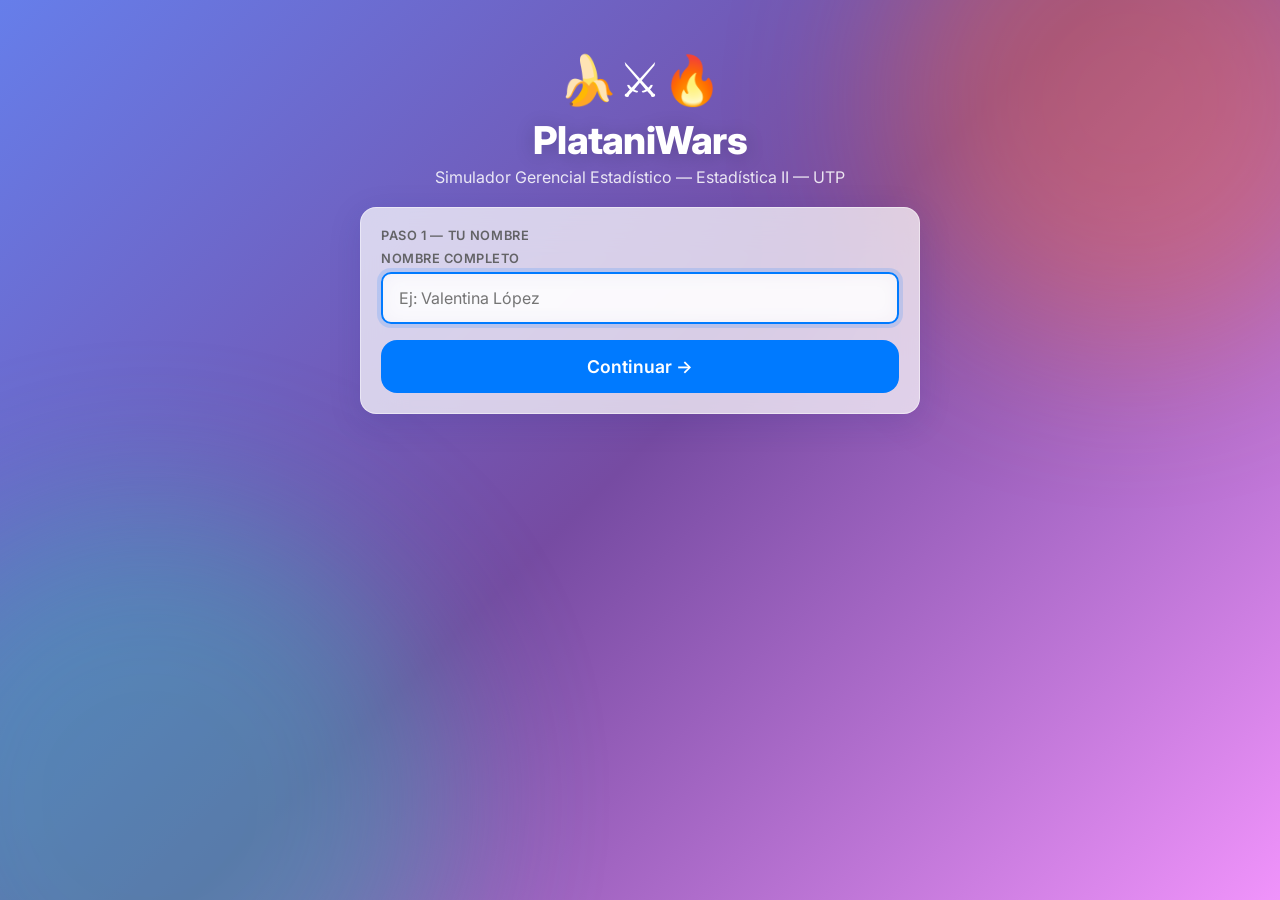
<file: index.html>
<!DOCTYPE html>
<html lang="es">
<head>
  <meta charset="UTF-8">
  <meta name="viewport" content="width=device-width, initial-scale=1.0">
  <meta http-equiv="Cache-Control" content="no-cache, no-store, must-revalidate">
  <title>PlataniWars — Simulador Gerencial Estadístico</title>
  <link rel="preconnect" href="https://fonts.googleapis.com">
  <link href="https://fonts.googleapis.com/css2?family=Inter:wght@400;500;600;700;800;900&display=swap" rel="stylesheet">
  <link rel="stylesheet" href="css/styles.css">
  <style>
    .app-header h1 { font-size: 2.4rem; }
    .app-header .subtitle { font-size: 1rem; opacity: 0.85; margin-top: 4px; }
    .app-header .emoji-big { font-size: 3rem; display: block; margin-bottom: 8px; }
    .area-card .area-badge {
      display: inline-block; padding: 2px 8px; border-radius: 8px;
      font-size: 0.68rem; font-weight: 700; margin-top: 6px;
    }
    .area-badge.full { background: rgba(255,59,48,0.12); color: var(--color-danger); }
    .area-badge.open { background: rgba(52,199,89,0.12); color: var(--color-success); }
    .rules-box {
      padding: 20px; margin-top: 20px; font-size: 0.88rem; line-height: 1.7;
      background: rgba(255,255,255,0.4); border-radius: var(--radius-md);
    }
    .rules-box h3 { font-size: 1rem; margin-bottom: 10px; }
    .rules-box ul { padding-left: 20px; }
    .rules-box li { margin-bottom: 6px; color: var(--text-secondary); }
    .rules-box strong { color: var(--text-primary); }
  </style>
</head>
<body>
  <div class="app-container join-container">

    <!-- Header -->
    <div class="app-header">
      <span class="emoji-big">🍌⚔️🔥</span>
      <h1>PlataniWars</h1>
      <p class="subtitle">Simulador Gerencial Estadístico — Estadística II — UTP</p>
    </div>

    <!-- Step 1: Nombre -->
    <div id="step-name" class="glass card slide-up" style="margin-bottom:20px">
      <div class="card-title">Paso 1 — Tu nombre</div>
      <div class="input-group">
        <label for="player-name">Nombre completo</label>
        <input type="text" id="player-name" class="input" placeholder="Ej: Valentina López" maxlength="40" autofocus>
      </div>
      <button class="btn btn-primary btn-lg" style="width:100%" onclick="goToStep2()" id="btn-step1">
        Continuar →
      </button>
    </div>

    <!-- Step 2: Empresa -->
    <div id="step-company" class="glass card slide-up" style="display:none;margin-bottom:20px">
      <div class="card-title">Paso 2 — Elige tu empresa de platanitos</div>
      <p style="font-size:0.85rem;color:var(--text-secondary);margin-bottom:16px">
        Dos empresas compiten en el mercado del Eje Cafetero. Elige tu bando.
      </p>
      <div class="company-selector" id="company-list"></div>
      <button class="btn btn-primary btn-lg" style="width:100%" onclick="goToStep3()" id="btn-step2" disabled>
        Continuar →
      </button>
    </div>

    <!-- Step 3: Área -->
    <div id="step-area" class="glass card slide-up" style="display:none;margin-bottom:20px">
      <div class="card-title">Paso 3 — Elige tu departamento</div>
      <p style="font-size:0.85rem;color:var(--text-secondary);margin-bottom:16px">
        Cada departamento toma decisiones estratégicas basadas en datos.
        <strong>Máximo 2 personas por departamento.</strong>
      </p>
      <div class="grid-3" id="area-list" style="margin-bottom:16px"></div>
      <div id="area-warnings" style="margin-bottom:12px"></div>
      <button class="btn btn-success btn-lg" style="width:100%" onclick="joinGame()" id="btn-join" disabled>
        🚀 Unirme a la junta directiva
      </button>
    </div>

    <!-- Lobby (post-join) -->
    <div id="step-lobby" class="glass card" style="display:none;text-align:center;padding:40px">
      <div style="font-size:4rem;margin-bottom:16px">✅</div>
      <h2 style="margin-bottom:8px" id="lobby-title">¡Estás en la junta!</h2>
      <p style="color:var(--text-secondary);margin-bottom:24px" id="lobby-desc"></p>

      <div class="glass card" style="margin-bottom:20px">
        <div class="card-title">Junta Directiva</div>
        <div id="lobby-players" style="font-size:0.85rem"></div>
      </div>

      <div class="rules-box">
        <h3>🎯 ¿Cómo funciona PlataniWars?</h3>
        <ul>
          <li>Tu empresa arranca con <strong>$500 millones</strong> y compite contra otra empresa de platanitos.</li>
          <li>Cada departamento toma <strong>decisiones estratégicas</strong> basadas en datos reales.</li>
          <li>Los datos contienen pistas estadísticas — <strong>analizarlos bien te da ventaja</strong>.</li>
          <li>Las decisiones afectan <strong>tu área y toda la empresa</strong> (BSC: Financiera, Cliente, Procesos, Aprendizaje).</li>
          <li>Hay <strong>comodines de competencia desleal</strong> 🍌🎯💣 que puedes usar contra la otra empresa.</li>
          <li>Gana la empresa con <strong>mayor puntaje final</strong> (caja + BSC + salud de áreas).</li>
        </ul>
      </div>

      <div class="waiting-state" id="lobby-waiting" style="margin-top:24px">
        <div class="waiting-icon">⏳</div>
        <div class="waiting-text">Esperando que el docente inicie PlataniWars...</div>
      </div>
    </div>
  </div>

  <script src="js/config.js"></script>
  <script src="js/api.js"></script>
  <script src="js/storage.js"></script>
  <script src="js/ui.js"></script>
  <script>
    let selectedCompany = null;
    let selectedArea = null;
    let playerName = '';
    let playerId = null;
    let pollTimer = null;

    // --- Render empresas ---
    function renderCompanies() {
      const el = document.getElementById('company-list');
      el.innerHTML = CONFIG.COMPANIES.map(c => `
        <div class="glass company-option" onclick="selectCompany(${c.id})" id="company-${c.id}"
             style="--accent:${c.color}">
          <div class="company-emoji">${c.emoji}</div>
          <div class="company-name" style="color:${c.color}">${c.name}</div>
          <div class="company-slogan">${c.slogan}</div>
          <div id="company-count-${c.id}" style="margin-top:8px;font-size:0.78rem;color:var(--text-tertiary)"></div>
        </div>
      `).join('');
    }

    // --- Render áreas ---
    async function renderAreas() {
      const el = document.getElementById('area-list');
      let students = [];
      try { students = await API.getStudents(); } catch (e) { console.warn('Error loading students', e); }
      const myCompanyStudents = students.filter(s => s.company_id === selectedCompany);

      el.innerHTML = CONFIG.AREAS.map(a => {
        const count = myCompanyStudents.filter(s => s.area_code === a.code).length;
        const isFull = count >= CONFIG.MAX_PER_AREA;
        return `
          <div class="glass area-card ${isFull ? 'disabled' : ''}"
               onclick="${isFull ? '' : `selectArea('${a.code}')`}"
               id="area-${a.code}"
               style="${isFull ? 'opacity:0.4;cursor:not-allowed' : ''}">
            <div class="area-icon">${a.icon}</div>
            <div class="area-name">${a.name}</div>
            <div class="area-members">${count}/${CONFIG.MAX_PER_AREA} personas</div>
            <span class="area-badge ${isFull ? 'full' : 'open'}">${isFull ? 'LLENO' : 'ABIERTO'}</span>
          </div>
        `;
      }).join('');
    }

    // --- Selecciones ---
    function selectCompany(id) {
      selectedCompany = id;
      document.querySelectorAll('.company-option').forEach(el => el.classList.remove('selected'));
      document.getElementById(`company-${id}`).classList.add('selected');
      document.getElementById('btn-step2').disabled = false;
    }

    function selectArea(code) {
      selectedArea = code;
      document.querySelectorAll('.area-card').forEach(el => el.classList.remove('selected'));
      document.getElementById(`area-${code}`).classList.add('selected');
      document.getElementById('btn-join').disabled = false;
    }

    // --- Steps ---
    function goToStep2() {
      playerName = document.getElementById('player-name').value.trim();
      if (!playerName || playerName.length < 2) { UI.toast('Escribe tu nombre completo', 'warning'); return; }
      document.getElementById('step-name').style.display = 'none';
      document.getElementById('step-company').style.display = 'block';
      renderCompanies();
      loadCounts();
    }

    async function loadCounts() {
      try {
        const students = await API.getStudents();
        CONFIG.COMPANIES.forEach(c => {
          const count = students.filter(s => s.company_id === c.id).length;
          const el = document.getElementById(`company-count-${c.id}`);
          if (el) el.textContent = `${count} integrante${count !== 1 ? 's' : ''}`;
        });
      } catch (e) { console.warn('Error loading counts', e); }
    }

    function goToStep3() {
      if (!selectedCompany) return;
      document.getElementById('step-company').style.display = 'none';
      document.getElementById('step-area').style.display = 'block';
      renderAreas();
    }

    async function joinGame() {
      if (!selectedArea) return;
      const btn = document.getElementById('btn-join');
      btn.disabled = true;
      btn.textContent = '⏳ Uniéndose...';

      playerId = UI.uid();
      try {
        await API.joinGame(playerId, playerName, selectedCompany, selectedArea);
        Storage.save({ id: playerId, name: playerName, company: selectedCompany, area: selectedArea });

        const company = CONFIG.COMPANIES.find(c => c.id === selectedCompany);
        const area = CONFIG.AREAS.find(a => a.code === selectedArea);

        document.getElementById('step-area').style.display = 'none';
        document.getElementById('step-lobby').style.display = 'block';
        document.getElementById('lobby-title').textContent = `¡Bienvenido/a a ${company.name}!`;
        document.getElementById('lobby-desc').textContent = `Departamento: ${area.icon} ${area.name}`;

        UI.toast(`¡Te uniste a ${company.emoji} ${company.name}!`, 'success');
        startLobbyPolling();
      } catch (err) {
        UI.toast('Error al unirse: ' + err.message, 'error');
        btn.disabled = false;
        btn.textContent = '🚀 Unirme a la junta directiva';
      }
    }

    // --- Lobby polling ---
    function startLobbyPolling() {
      pollLobby();
      pollTimer = setInterval(pollLobby, CONFIG.POLL_INTERVAL);
    }

    async function pollLobby() {
      try {
        const [state, students] = await Promise.all([API.getState(), API.getStudents()]);
        renderLobbyPlayers(students);

        if (state.status === 'playing') {
          clearInterval(pollTimer);
          window.location.href = 'game.html';
        }
      } catch (e) { console.warn('Poll error', e); }
    }

    function renderLobbyPlayers(students) {
      const el = document.getElementById('lobby-players');
      const myCompany = students.filter(s => s.company_id === selectedCompany);
      const rivalCompany = students.filter(s => s.company_id !== selectedCompany);

      el.innerHTML = `
        <div style="margin-bottom:16px">
          <div style="font-weight:700;margin-bottom:8px">
            ${CONFIG.COMPANIES.find(c => c.id === selectedCompany)?.emoji || ''} Tu equipo (${myCompany.length})
          </div>
          ${myCompany.map(s => {
            const area = CONFIG.AREAS.find(a => a.code === s.area_code);
            return `<div style="display:flex;align-items:center;gap:8px;padding:6px 0;border-bottom:1px solid rgba(0,0,0,0.04)">
              <span>${area?.icon || '❓'}</span>
              <span style="flex:1">${escapeHtml(s.name)}</span>
              <span style="font-size:0.75rem;color:var(--text-tertiary)">${area?.name || s.area_code}</span>
              ${s.id === playerId ? '<span class="pill" style="background:rgba(52,199,89,0.15);color:var(--color-success)">tú</span>' : ''}
            </div>`;
          }).join('')}
        </div>
        <div>
          <div style="font-weight:700;margin-bottom:8px;opacity:0.6">
            ${CONFIG.COMPANIES.find(c => c.id !== selectedCompany)?.emoji || ''} Rival (${rivalCompany.length})
          </div>
          ${rivalCompany.map(s => {
            const area = CONFIG.AREAS.find(a => a.code === s.area_code);
            return `<div style="display:flex;align-items:center;gap:8px;padding:6px 0;border-bottom:1px solid rgba(0,0,0,0.04);opacity:0.6">
              <span>${area?.icon || '❓'}</span>
              <span style="flex:1">${escapeHtml(s.name)}</span>
              <span style="font-size:0.75rem;color:var(--text-tertiary)">${area?.name || s.area_code}</span>
            </div>`;
          }).join('')}
        </div>
      `;
    }

    function escapeHtml(text) {
      const d = document.createElement('div');
      d.textContent = text;
      return d.innerHTML;
    }

    // --- Check for existing session ---
    (function init() {
      const session = Storage.load();
      if (session && session.id) {
        playerId = session.id;
        playerName = session.name;
        selectedCompany = session.company;
        selectedArea = session.area;
        // Check if game is already playing
        API.getState().then(state => {
          if (state.status === 'playing') {
            window.location.href = 'game.html';
          } else {
            document.getElementById('step-name').style.display = 'none';
            document.getElementById('step-lobby').style.display = 'block';
            const company = CONFIG.COMPANIES.find(c => c.id === selectedCompany);
            const area = CONFIG.AREAS.find(a => a.code === selectedArea);
            document.getElementById('lobby-title').textContent = `¡Bienvenido/a a ${company?.name || ''}!`;
            document.getElementById('lobby-desc').textContent = `Departamento: ${area?.icon || ''} ${area?.name || ''}`;
            startLobbyPolling();
          }
        }).catch(() => {
          // No connection, show join form
          Storage.clear();
        });
      }
    })();
  </script>
</body>
</html>
</file>
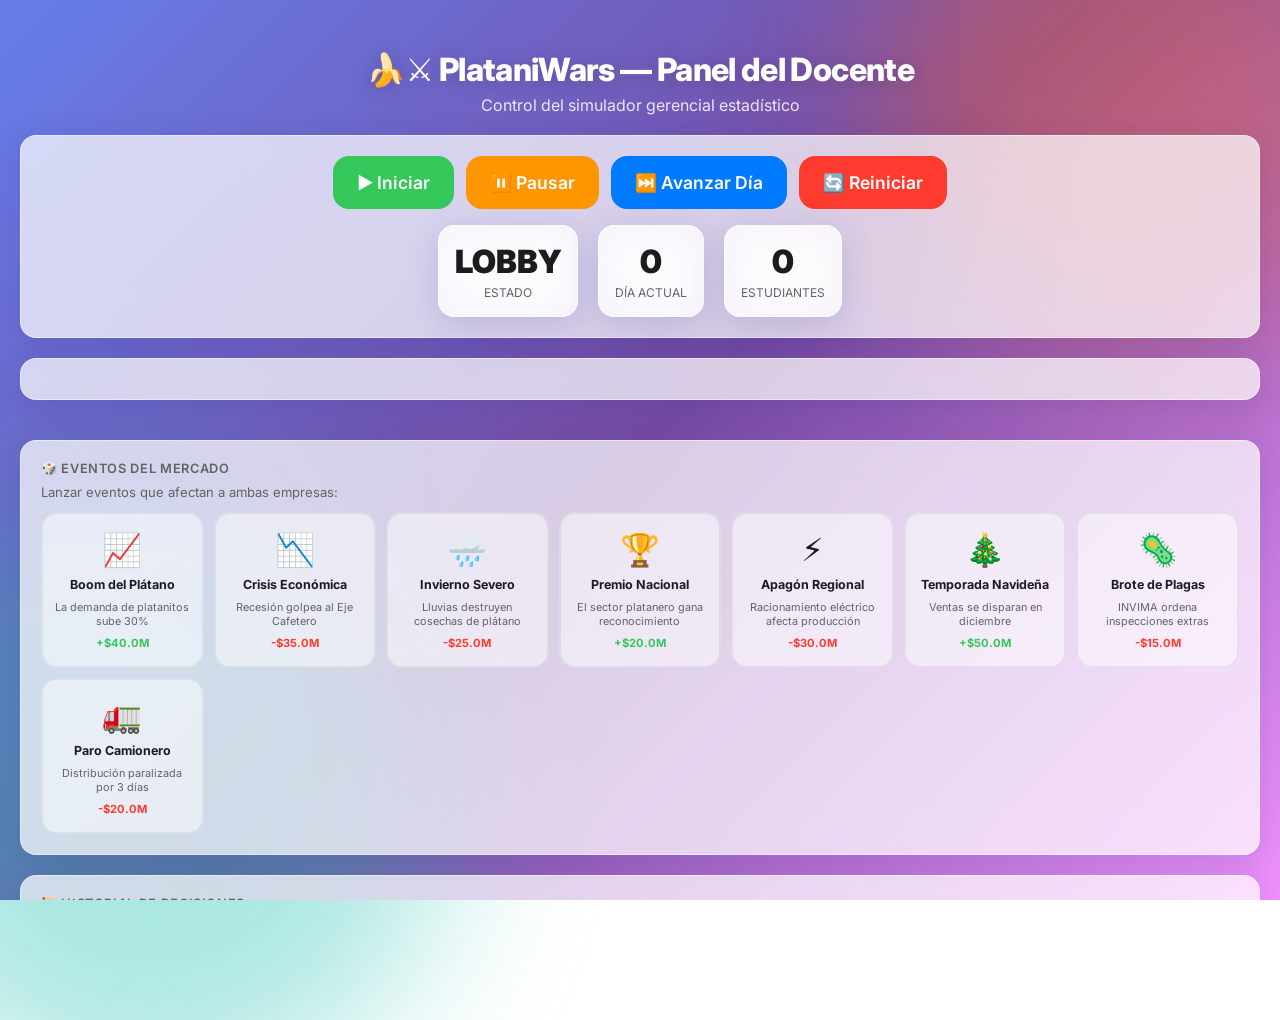
<file: dashboard.html>
<!DOCTYPE html>
<html lang="es">
<head>
  <meta charset="UTF-8">
  <meta name="viewport" content="width=device-width, initial-scale=1.0">
  <meta http-equiv="Cache-Control" content="no-cache, no-store, must-revalidate">
  <title>PlataniWars — Panel del Docente</title>
  <link rel="preconnect" href="https://fonts.googleapis.com">
  <link href="https://fonts.googleapis.com/css2?family=Inter:wght@400;500;600;700;800;900&display=swap" rel="stylesheet">
  <link rel="stylesheet" href="css/styles.css">
  <style>
    .dash-grid { display: grid; grid-template-columns: 1fr 1fr; gap: 16px; margin-bottom: 20px; }
    @media (max-width: 800px) { .dash-grid { grid-template-columns: 1fr; } }
    .ctrl-btn { padding: 16px 24px; font-size: 1.1rem; border-radius: var(--radius-md); }
    .event-grid { display: grid; grid-template-columns: repeat(auto-fill, minmax(160px, 1fr)); gap: 10px; }
    .stat-card { text-align: center; padding: 16px; }
    .stat-value { font-size: 2rem; font-weight: 900; }
    .stat-label { font-size: 0.75rem; color: var(--text-secondary); text-transform: uppercase; margin-top: 4px; }
    .area-status-grid { display: grid; grid-template-columns: repeat(auto-fill, minmax(200px, 1fr)); gap: 10px; }
    .area-status-card { padding: 12px; }
    .area-status-card .area-hdr { display: flex; align-items: center; gap: 8px; margin-bottom: 8px; }
    .area-status-card .area-hdr .icon { font-size: 1.3rem; }
    .area-status-card .area-hdr .name { font-weight: 700; font-size: 0.85rem; }
  </style>
</head>
<body>
  <div class="app-container">
    <div class="app-header">
      <h1>🍌⚔️ PlataniWars — Panel del Docente</h1>
      <p>Control del simulador gerencial estadístico</p>
    </div>

    <!-- Controls -->
    <div class="glass card" style="margin-bottom:20px;text-align:center">
      <div style="display:flex;gap:12px;justify-content:center;flex-wrap:wrap;margin-bottom:16px">
        <button class="btn btn-success ctrl-btn" onclick="startGame()" id="btnStart">▶️ Iniciar</button>
        <button class="btn btn-warning ctrl-btn" onclick="togglePause()" id="btnPause">⏸️ Pausar</button>
        <button class="btn btn-primary ctrl-btn" onclick="advanceDay()" id="btnAdvance">⏭️ Avanzar Día</button>
        <button class="btn btn-danger ctrl-btn" onclick="resetGame()" id="btnReset">🔄 Reiniciar</button>
      </div>
      <div style="display:flex;gap:20px;justify-content:center;flex-wrap:wrap">
        <div class="glass stat-card">
          <div class="stat-value" id="dash-status">LOBBY</div>
          <div class="stat-label">Estado</div>
        </div>
        <div class="glass stat-card">
          <div class="stat-value" id="dash-day">0</div>
          <div class="stat-label">Día actual</div>
        </div>
        <div class="glass stat-card">
          <div class="stat-value" id="dash-students">0</div>
          <div class="stat-label">Estudiantes</div>
        </div>
      </div>
    </div>

    <!-- Scoreboard -->
    <div class="glass card dash-grid" style="margin-bottom:20px" id="scoreboard"></div>

    <!-- Companies detail -->
    <div class="dash-grid" id="companies-detail"></div>

    <!-- Events -->
    <div class="glass card" style="margin-bottom:20px">
      <div class="card-title">🎲 Eventos del Mercado</div>
      <p style="font-size:0.82rem;color:var(--text-secondary);margin-bottom:12px">Lanzar eventos que afectan a ambas empresas:</p>
      <div class="event-grid" id="events-grid"></div>
    </div>

    <!-- Decision log -->
    <div class="glass card" style="margin-bottom:20px">
      <div class="card-title">📜 Historial de Decisiones</div>
      <div class="table-wrap">
        <table>
          <thead>
            <tr><th>Día</th><th>Empresa</th><th>Área</th><th>Opción</th><th>Costo</th><th>Ingreso</th><th>Neto</th></tr>
          </thead>
          <tbody id="decisions-table"></tbody>
        </table>
      </div>
    </div>
  </div>

  <script src="js/config.js"></script>
  <script src="js/api.js"></script>
  <script src="js/ui.js"></script>
  <script src="js/bsc.js"></script>
  <script>
    let serverData = null;

    // Market events the teacher can trigger
    const MARKET_EVENTS = [
      { emoji: '📈', title: 'Boom del Plátano', desc: 'La demanda de platanitos sube 30%', cash: 40000000, bsc: { bsc_customer: 5, bsc_financial: 5 } },
      { emoji: '📉', title: 'Crisis Económica', desc: 'Recesión golpea al Eje Cafetero', cash: -35000000, bsc: { bsc_financial: -8, bsc_customer: -3 } },
      { emoji: '🌧️', title: 'Invierno Severo', desc: 'Lluvias destruyen cosechas de plátano', cash: -25000000, bsc: { bsc_internal: -5 } },
      { emoji: '🏆', title: 'Premio Nacional', desc: 'El sector platanero gana reconocimiento', cash: 20000000, bsc: { bsc_customer: 8, bsc_learning: 5 } },
      { emoji: '⚡', title: 'Apagón Regional', desc: 'Racionamiento eléctrico afecta producción', cash: -30000000, bsc: { bsc_internal: -10 } },
      { emoji: '🎄', title: 'Temporada Navideña', desc: 'Ventas se disparan en diciembre', cash: 50000000, bsc: { bsc_financial: 10, bsc_customer: 5 } },
      { emoji: '🦠', title: 'Brote de Plagas', desc: 'INVIMA ordena inspecciones extras', cash: -15000000, bsc: { bsc_internal: -5, bsc_learning: 3 } },
      { emoji: '🚛', title: 'Paro Camionero', desc: 'Distribución paralizada por 3 días', cash: -20000000, bsc: { bsc_customer: -5, bsc_internal: -3 } },
    ];

    // Init
    (async function init() {
      renderEvents();
      await poll();
      setInterval(poll, CONFIG.POLL_INTERVAL);
    })();

    async function poll() {
      try {
        serverData = await API.fetchAll();
        render();
      } catch (e) { console.warn('Poll error', e); }
    }

    function render() {
      if (!serverData) return;
      const { state, companies, areas, students, decisions } = serverData;

      document.getElementById('dash-status').textContent = (state.status || 'lobby').toUpperCase();
      document.getElementById('dash-day').textContent = state.day || '0';
      document.getElementById('dash-students').textContent = students.length;

      // Scoreboard
      document.getElementById('scoreboard').innerHTML = companies.map(c => {
        const profit = c.total_revenue - c.total_costs;
        return `
          <div class="glass card" style="text-align:center;border:2px solid ${CONFIG.COMPANIES.find(cc => cc.id === c.id)?.color || '#ccc'}22">
            <div style="font-size:2.5rem">${c.emoji}</div>
            <div style="font-weight:800;font-size:1.2rem;margin:4px 0">${escapeHtml(c.name)}</div>
            <div style="font-size:2rem;font-weight:900;color:${c.total_cash >= CONFIG.INITIAL_CASH ? 'var(--color-success)' : 'var(--color-danger)'}">${UI.formatCOP(c.total_cash)}</div>
            <div style="margin-top:8px;font-size:0.85rem;color:${profit >= 0 ? 'var(--color-success)' : 'var(--color-danger)'}">Utilidad: ${profit >= 0 ? '+' : ''}${UI.formatCOP(profit)}</div>
            <div style="margin-top:12px">${BSC.renderFull(c)}</div>
          </div>
        `;
      }).join('');

      // Companies detail (areas)
      document.getElementById('companies-detail').innerHTML = companies.map(c => {
        const compAreas = areas.filter(a => a.company_id === c.id);
        const compStudents = students.filter(s => s.company_id === c.id);
        return `
          <div class="glass card">
            <div class="card-title">${c.emoji} ${escapeHtml(c.name)} — Áreas</div>
            <div class="area-status-grid">
              ${compAreas.map(a => {
                const areaInfo = CONFIG.AREAS.find(ai => ai.code === a.area_code);
                if (!areaInfo) return '';
                const members = compStudents.filter(s => s.area_code === a.area_code);
                const remaining = a.budget - a.spent + a.revenue;
                return `
                  <div class="glass area-status-card">
                    <div class="area-hdr">
                      <span class="icon">${areaInfo.icon}</span>
                      <span class="name">${areaInfo.name}</span>
                    </div>
                    <div style="font-size:0.78rem;color:var(--text-secondary)">
                      ${members.map(m => escapeHtml(m.name)).join(', ') || '<em>Sin asignar</em>'}
                    </div>
                    <div style="margin-top:6px;font-size:0.8rem">
                      <span style="color:${remaining > 0 ? 'var(--color-success)' : 'var(--color-danger)'}">
                        ${UI.formatCOP(remaining)} disponible
                      </span>
                    </div>
                    <div style="margin-top:4px">${BSC.renderCompact(a)}</div>
                  </div>
                `;
              }).join('')}
            </div>
          </div>
        `;
      }).join('');

      // Decisions table
      const sortedDecisions = [...decisions].sort((a, b) => b.day - a.day).slice(0, 30);
      document.getElementById('decisions-table').innerHTML = sortedDecisions.map(d => {
        const company = companies.find(c => c.id === d.company_id);
        const areaInfo = CONFIG.AREAS.find(a => a.code === d.area_code);
        const net = (d.revenue_amount || 0) - (d.cost_amount || 0);
        return `<tr>
          <td>${d.day}</td>
          <td>${company?.emoji || ''} ${escapeHtml(company?.name || '')}</td>
          <td>${areaInfo?.icon || ''} ${areaInfo?.name || d.area_code}</td>
          <td><strong>${d.choice}</strong></td>
          <td style="color:var(--color-danger)">${UI.formatCOP(d.cost_amount)}</td>
          <td style="color:var(--color-success)">${UI.formatCOP(d.revenue_amount)}</td>
          <td style="font-weight:700;color:${net >= 0 ? 'var(--color-success)' : 'var(--color-danger)'}">${net >= 0 ? '+' : ''}${UI.formatCOP(net)}</td>
        </tr>`;
      }).join('');
    }

    // Events
    function renderEvents() {
      document.getElementById('events-grid').innerHTML = MARKET_EVENTS.map((ev, i) => `
        <div class="event-btn" onclick="triggerEvent(${i})">
          <span class="event-emoji">${ev.emoji}</span>
          <span class="event-name">${ev.title}</span>
          <span class="event-desc">${ev.desc}</span>
          <span style="font-size:0.7rem;font-weight:700;color:${ev.cash >= 0 ? 'var(--color-success)' : 'var(--color-danger)'}">
            ${ev.cash >= 0 ? '+' : ''}${UI.formatCOP(ev.cash)}
          </span>
        </div>
      `).join('');
    }

    // Controls
    async function startGame() {
      if (!confirm('¿Iniciar PlataniWars?')) return;
      try { await API.startGame(); UI.toast('¡PlataniWars iniciado!', 'success'); poll(); } catch (e) { UI.toast('Error: ' + e.message, 'error'); }
    }

    async function togglePause() {
      try { const r = await API.togglePause(); UI.toast('Estado: ' + r, 'info'); poll(); } catch (e) { UI.toast('Error: ' + e.message, 'error'); }
    }

    async function advanceDay() {
      try { const r = await API.advanceDay(); UI.toast('Día avanzado: ' + r, 'success'); poll(); } catch (e) { UI.toast('Error: ' + e.message, 'error'); }
    }

    async function resetGame() {
      if (!confirm('⚠️ ¿REINICIAR TODO? Se borran todos los datos.')) return;
      if (!confirm('¿Estás seguro? Esta acción no se puede deshacer.')) return;
      try { await API.resetGame(); UI.toast('Juego reiniciado', 'warning'); poll(); } catch (e) { UI.toast('Error: ' + e.message, 'error'); }
    }

    async function triggerEvent(idx) {
      const ev = MARKET_EVENTS[idx];
      if (!confirm(`¿Lanzar evento "${ev.title}"?\n\n${ev.desc}\nImpacto: ${ev.cash >= 0 ? '+' : ''}${UI.formatCOP(ev.cash)}`)) return;
      const day = parseInt(serverData?.state?.day) || 0;
      try {
        await API.applyEvent(day, 'market', ev.title, ev.desc, null, null, ev.cash, ev.bsc);
        UI.toast(`${ev.emoji} Evento lanzado`, 'success');
        poll();
      } catch (e) { UI.toast('Error: ' + e.message, 'error'); }
    }

    function escapeHtml(text) { const d = document.createElement('div'); d.textContent = text || ''; return d.innerHTML; }
  </script>
</body>
</html>
</file>
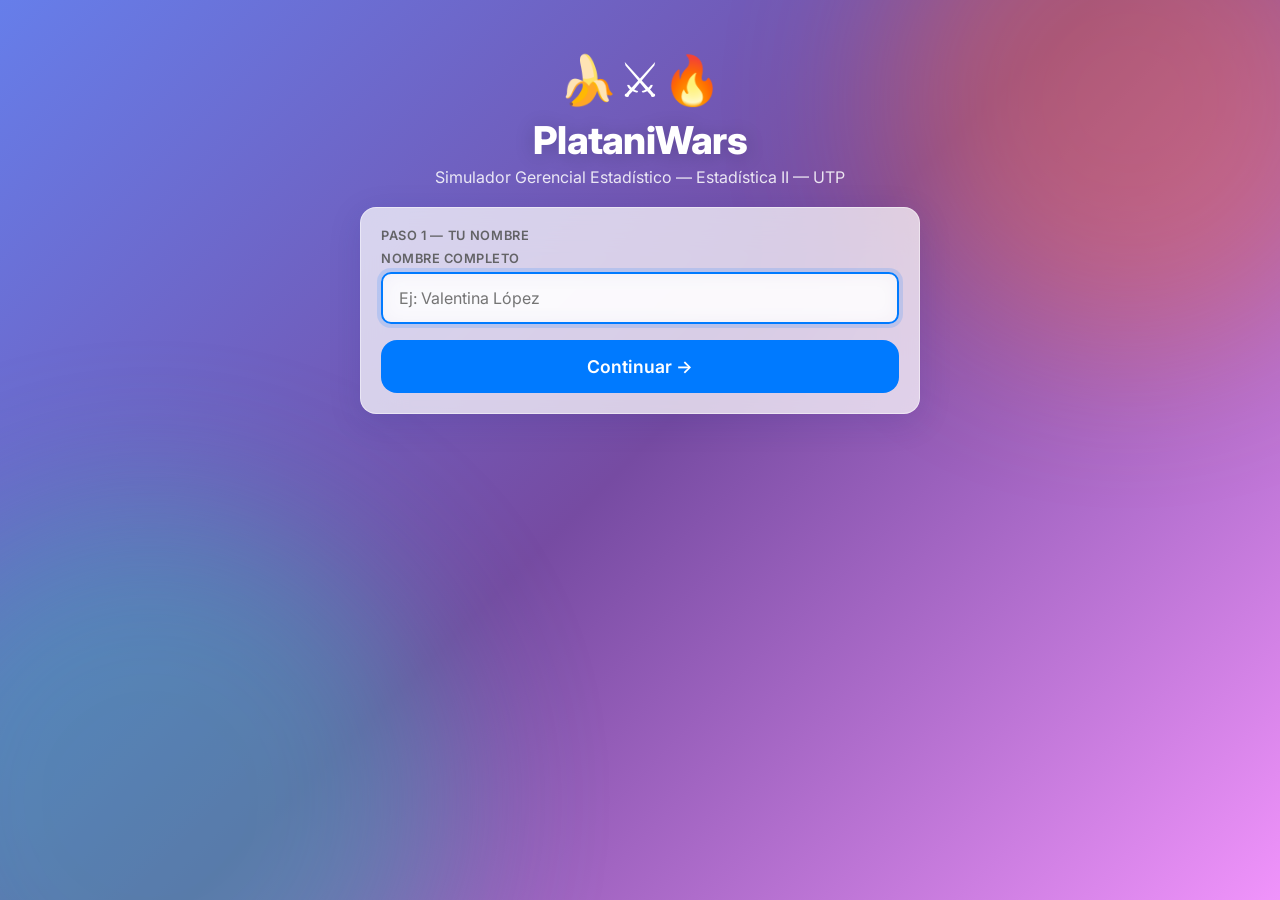
<file: game.html>
<!DOCTYPE html>
<html lang="es">
<head>
  <meta charset="UTF-8">
  <meta name="viewport" content="width=device-width, initial-scale=1.0">
  <meta http-equiv="Cache-Control" content="no-cache, no-store, must-revalidate">
  <title>PlataniWars — Juego</title>
  <link rel="preconnect" href="https://fonts.googleapis.com">
  <link href="https://fonts.googleapis.com/css2?family=Inter:wght@400;500;600;700;800;900&display=swap" rel="stylesheet">
  <link rel="stylesheet" href="css/styles.css">
  <style>
    .game-layout { display: grid; grid-template-columns: 300px 1fr; gap: 16px; min-height: calc(100vh - 100px); }
    .sidebar { display: flex; flex-direction: column; gap: 12px; }
    .main-content { display: flex; flex-direction: column; gap: 16px; }
    @media (max-width: 900px) { .game-layout { grid-template-columns: 1fr; } .sidebar { order: 2; } .main-content { order: 1; } }

    .stats-insight {
      margin-top: 16px; border-radius: var(--radius-md); overflow: hidden;
      border: 1px solid rgba(0,122,255,0.2); background: rgba(0,122,255,0.04);
    }
    .stats-toggle {
      display: flex; align-items: center; justify-content: space-between;
      padding: 14px 18px; cursor: pointer; font-weight: 700; font-size: 0.9rem;
      background: rgba(0,122,255,0.08); border: none; width: 100%; text-align: left;
      font-family: var(--font); color: var(--color-primary); transition: background 0.2s;
    }
    .stats-toggle:hover { background: rgba(0,122,255,0.12); }
    .stats-body { padding: 18px; font-size: 0.88rem; line-height: 1.7; white-space: pre-line; display: none; }
    .stats-body.open { display: block; }

    .comodin-grid { display: grid; grid-template-columns: 1fr 1fr; gap: 10px; }
    @media (max-width: 600px) { .comodin-grid { grid-template-columns: 1fr; } }
    .comodin-card {
      padding: 14px; border: 2px solid rgba(0,0,0,0.06); border-radius: var(--radius-md);
      background: rgba(255,255,255,0.5); cursor: pointer; transition: all var(--transition);
    }
    .comodin-card:hover { border-color: var(--color-danger); transform: translateY(-2px); }
    .comodin-card.disabled { opacity: 0.3; cursor: not-allowed; }
    .comodin-card .comodin-icon { font-size: 1.8rem; margin-bottom: 6px; }
    .comodin-card .comodin-name { font-weight: 800; font-size: 0.85rem; }
    .comodin-card .comodin-cost { font-size: 0.75rem; color: var(--color-danger); margin-top: 4px; }

    .rival-bar {
      display: flex; align-items: center; gap: 12px; padding: 10px 14px;
      background: rgba(0,0,0,0.04); border-radius: var(--radius-sm); font-size: 0.82rem;
    }
    .rival-bar .rival-cash { font-weight: 800; font-family: var(--font-mono); }

    .result-banner {
      padding: 20px; border-radius: var(--radius-md); text-align: center;
      animation: slideUp 0.4s ease-out;
    }
    .result-banner.positive { background: rgba(52,199,89,0.1); border: 2px solid rgba(52,199,89,0.3); }
    .result-banner.negative { background: rgba(255,59,48,0.1); border: 2px solid rgba(255,59,48,0.3); }
    .result-delta { font-size: 1.8rem; font-weight: 900; font-family: var(--font-mono); }
    .result-delta.positive { color: var(--color-success); }
    .result-delta.negative { color: var(--color-danger); }

    /* Junta Directiva */
    .junta-banner {
      background: linear-gradient(135deg, #8b5cf6, #ec4899);
      color: white; padding: 16px 20px; border-radius: var(--radius-md);
      text-align: center; margin-bottom: 16px; animation: slideUp 0.4s;
    }
    .junta-banner h3 { font-size: 1.2rem; margin-bottom: 4px; }
    .junta-votes { display: flex; gap: 8px; justify-content: center; margin-top: 12px; flex-wrap: wrap; }
    .junta-vote-chip {
      padding: 6px 14px; border-radius: 20px; font-size: 0.78rem; font-weight: 700;
      background: rgba(255,255,255,0.2); backdrop-filter: blur(4px);
    }
    .junta-vote-chip.mine { background: rgba(255,255,255,0.4); border: 2px solid white; }

    /* Money animation */
    .money-float {
      position: fixed; font-size: 1.6rem; font-weight: 900; pointer-events: none;
      animation: floatUp 1.8s ease-out forwards; z-index: 9999;
      font-family: var(--font-mono); text-shadow: 0 2px 8px rgba(0,0,0,0.3);
    }
    @keyframes floatUp {
      0% { opacity: 1; transform: translateY(0) scale(1); }
      100% { opacity: 0; transform: translateY(-120px) scale(1.3); }
    }
  </style>
</head>
<body>
  <div class="app-container">
    <!-- Header -->
    <div style="display:flex;align-items:center;justify-content:space-between;margin-bottom:16px;flex-wrap:wrap;gap:10px">
      <div style="display:flex;align-items:center;gap:12px">
        <span id="header-company" style="font-size:1.5rem"></span>
        <div>
          <div id="header-name" style="font-weight:800;font-size:1.1rem;color:white"></div>
          <div id="header-role" style="font-size:0.8rem;color:rgba(255,255,255,0.7)"></div>
        </div>
      </div>
      <div class="glass day-badge">
        <span>📅 Día</span>
        <span class="day-number" id="current-day">0</span>
        <span style="font-size:0.8rem;opacity:0.6">/ ${CONFIG.TOTAL_DAYS}</span>
      </div>
      <div style="display:flex;gap:8px">
        <button class="btn btn-ghost btn-sm" id="helpBtn" title="Ayuda">❓</button>
        <button class="btn btn-ghost btn-sm" onclick="logout()">Salir</button>
      </div>
    </div>

    <!-- Notifications -->
    <div id="notifications" style="margin-bottom:12px"></div>

    <!-- Game layout -->
    <div class="game-layout">
      <!-- Sidebar -->
      <div class="sidebar">
        <div class="glass card">
          <div class="card-title">💵 Caja de la empresa</div>
          <div class="card-value" id="company-cash" style="color:var(--color-success)">$0</div>
          <div style="display:flex;gap:12px;margin-top:8px">
            <div><small style="color:var(--text-tertiary)">Ingresos</small><div id="company-revenue" style="font-weight:700;font-size:0.85rem;color:var(--color-success)">$0</div></div>
            <div><small style="color:var(--text-tertiary)">Gastos</small><div id="company-costs" style="font-weight:700;font-size:0.85rem;color:var(--color-danger)">$0</div></div>
          </div>
        </div>

        <div class="glass card">
          <div class="card-title" id="area-budget-title">📊 Mi Departamento</div>
          <div style="display:grid;grid-template-columns:1fr 1fr;gap:8px">
            <div><small style="color:var(--text-tertiary)">Presupuesto</small><div id="area-budget" style="font-weight:700;font-size:0.85rem">$0</div></div>
            <div><small style="color:var(--text-tertiary)">Gastado</small><div id="area-spent" style="font-weight:700;font-size:0.85rem">$0</div></div>
            <div><small style="color:var(--text-tertiary)">Generado</small><div id="area-revenue" style="font-weight:700;font-size:0.85rem">$0</div></div>
            <div><small style="color:var(--text-tertiary)">Disponible</small><div id="area-remaining" style="font-weight:800;font-size:0.85rem">$0</div></div>
          </div>
        </div>

        <!-- BSC -->
        <div class="glass card" id="bsc-panel"></div>

        <!-- Rival -->
        <div class="glass card">
          <div class="card-title">🆚 Empresa Rival</div>
          <div id="rival-info"></div>
        </div>

        <!-- Comodines -->
        <div class="glass card">
          <div class="card-title">⚡ Comodines</div>
          <div id="comodines-panel"></div>
        </div>

        <!-- Team -->
        <div class="glass card">
          <div class="card-title">👥 Mi Equipo</div>
          <div id="team-list" style="font-size:0.82rem"></div>
        </div>

        <!-- History -->
        <div class="glass card">
          <div class="card-title">📜 Últimas decisiones</div>
          <div id="history-list"></div>
        </div>
      </div>

      <!-- Main -->
      <div class="main-content">
        <div id="mainArea"></div>
      </div>
    </div>
  </div>

  <!-- Help modal -->
  <div id="helpModal" style="display:none" class="modal-overlay">
    <div class="glass modal-content">
      <div style="display:flex;justify-content:space-between;align-items:center;margin-bottom:16px">
        <h2>🍌 Cómo jugar PlataniWars</h2>
        <button class="btn btn-sm btn-ghost" onclick="closeHelp()" style="color:var(--text-primary)">✕</button>
      </div>
      <div style="font-size:0.88rem;line-height:1.7;color:var(--text-secondary)">
        <p><strong>🎯 Objetivo:</strong> Tu empresa de platanitos arranca con $500M. Gana la que tenga mejor puntaje final (caja + BSC + salud de áreas).</p>
        <p style="margin-top:12px"><strong>📊 Decisiones:</strong> Cada departamento enfrenta situaciones con DATOS REALES. Analiza los datos estadísticamente para tomar la mejor decisión. El sentido común funciona, pero la estadística te da ventaja.</p>
        <p style="margin-top:12px"><strong>⚡ Comodines:</strong> Puedes usar tácticas de competencia desleal (legales en Colombia) contra la empresa rival: acaparar materia prima, robar talento, publicidad comparativa, etc.</p>
        <p style="margin-top:12px"><strong>📈 BSC:</strong> Cada decisión afecta 4 dimensiones: Financiera, Cliente, Procesos Internos y Aprendizaje. El balance importa.</p>
        <p style="margin-top:12px"><strong>🔄 Turnos:</strong> Si hay 2 personas en tu departamento, se rotan para decidir. El otro puede asesorar.</p>
        <p style="margin-top:12px"><strong>📚 Feedback:</strong> Después de cada decisión, puedes ver el ANÁLISIS ESTADÍSTICO que explica por qué esa era (o no) la mejor opción.</p>
      </div>
      <button class="btn btn-primary" style="width:100%;margin-top:20px" onclick="closeHelp()">Entendido 🚀</button>
    </div>
  </div>

  <script src="js/config.js"></script>
  <script src="js/api.js"></script>
  <script src="js/storage.js"></script>
  <script src="js/engine.js"></script>
  <script src="js/ui.js"></script>
  <script src="js/bsc.js"></script>
  <script src="js/tree-operations.js"></script>
  <script src="js/tree-finance.js"></script>
  <script src="js/tree-marketing.js"></script>
  <script src="js/tree-hr.js"></script>
  <script src="js/tree-analyst.js"></script>
  <script src="js/tree-junta.js"></script>
  <script src="js/missions.js"></script>
  <script>
    // =====================================================
    // Estado local
    // =====================================================
    const session = Storage.load();
    if (!session || !session.id) { window.location.href = 'index.html'; }

    let serverData = null;
    let pollTimer = null;
    let lastRenderKey = '';

    // =====================================================
    // Init
    // =====================================================
    (function init() {
      const company = CONFIG.COMPANIES.find(c => c.id === session.company);
      const area = CONFIG.AREAS.find(a => a.code === session.area);
      document.getElementById('header-company').textContent = company?.emoji || '🍌';
      document.getElementById('header-name').textContent = company?.name || '';
      document.getElementById('header-role').textContent = `${area?.icon || ''} ${area?.name || ''} · ${session.name}`;
      document.getElementById('area-budget-title').textContent = `${area?.icon || '📊'} ${area?.name || 'Mi Área'}`;

      document.getElementById('helpBtn').addEventListener('click', () => {
        document.getElementById('helpModal').style.display = 'flex';
      });

      // First poll
      poll();
      pollTimer = setInterval(poll, CONFIG.POLL_INTERVAL);

      // Onboarding
      if (!localStorage.getItem('plataniwars_onboarding')) {
        setTimeout(() => {
          document.getElementById('helpModal').style.display = 'flex';
          localStorage.setItem('plataniwars_onboarding', '1');
        }, 500);
      }
    })();

    function closeHelp() { document.getElementById('helpModal').style.display = 'none'; }
    function logout() {
      if (confirm('¿Salir del juego?')) { Storage.clear(); window.location.href = 'index.html'; }
    }

    // =====================================================
    // Polling
    // =====================================================
    async function poll() {
      try {
        serverData = await API.fetchAll();
        Storage.cacheState(serverData);
        onStateUpdate();
      } catch (err) {
        console.warn('Poll error:', err);
        const cached = Storage.getCachedState();
        if (cached && !serverData) { serverData = cached; onStateUpdate(); }
      }
    }

    // =====================================================
    // State Update
    // =====================================================
    function onStateUpdate() {
      if (!serverData) return;
      const { state, companies, areas, students, decisions, events } = serverData;
      const status = state.status || 'lobby';
      const day = parseInt(state.day) || 0;

      // Update header
      document.getElementById('current-day').textContent = day;

      // Update sidebar
      updateSidebar(companies, areas, students, decisions, events, day);

      // Main area
      if (status === 'lobby') { renderLobby(); return; }
      if (status === 'paused') { renderPaused(); return; }
      if (status === 'ended') { renderEnded(companies, areas, decisions); return; }

      // Playing
      renderGameState(day, companies, areas, students, decisions, events);
    }

    // =====================================================
    // Sidebar
    // =====================================================
    function updateSidebar(companies, areas, students, decisions, events, day) {
      const myCompany = companies.find(c => c.id === session.company);
      const rivalCompany = companies.find(c => c.id !== session.company);
      const myArea = areas.find(a => a.company_id === session.company && a.area_code === session.area);
      const myStudents = students.filter(s => s.company_id === session.company);

      if (myCompany) {
        document.getElementById('company-cash').textContent = UI.formatCOP(myCompany.total_cash);
        document.getElementById('company-revenue').textContent = UI.formatCOP(myCompany.total_revenue);
        document.getElementById('company-costs').textContent = UI.formatCOP(myCompany.total_costs);
      }

      if (myArea) {
        document.getElementById('area-budget').textContent = UI.formatCOP(myArea.budget);
        document.getElementById('area-spent').textContent = UI.formatCOP(myArea.spent);
        document.getElementById('area-revenue').textContent = UI.formatCOP(myArea.revenue);
        const remaining = myArea.budget - myArea.spent + myArea.revenue;
        const remEl = document.getElementById('area-remaining');
        remEl.textContent = UI.formatCOP(remaining);
        remEl.style.color = remaining > 0 ? 'var(--color-success)' : 'var(--color-danger)';
      }

      // BSC
      if (myCompany) {
        document.getElementById('bsc-panel').innerHTML =
          '<div class="card-title">📈 Balanced Scorecard</div>' + BSC.renderFull(myCompany, '');
      }

      // Rival
      if (rivalCompany) {
        document.getElementById('rival-info').innerHTML = `
          <div class="rival-bar">
            <span style="font-size:1.3rem">${rivalCompany.emoji || '🏢'}</span>
            <span style="flex:1;font-weight:700">${escapeHtml(rivalCompany.name)}</span>
            <span class="rival-cash" style="color:${rivalCompany.total_cash >= CONFIG.INITIAL_CASH ? 'var(--color-success)' : 'var(--color-danger)'}">${UI.formatCOP(rivalCompany.total_cash)}</span>
          </div>
          <div style="margin-top:8px">${BSC.renderCompact(rivalCompany)}</div>
        `;
      }

      // Comodines
      renderComodines(day, events);

      // Team
      document.getElementById('team-list').innerHTML = myStudents.map(s => {
        const area = CONFIG.AREAS.find(a => a.code === s.area_code);
        return `<div style="display:flex;align-items:center;gap:6px;padding:4px 0;font-size:0.82rem">
          <span>${area?.icon || '❓'}</span>
          <span style="flex:1">${escapeHtml(s.name)}</span>
          ${s.id === session.id ? '<span class="pill" style="background:rgba(52,199,89,0.15);color:var(--color-success);font-size:0.68rem">tú</span>' : ''}
        </div>`;
      }).join('');

      // History
      const myDecisions = decisions
        .filter(d => d.company_id === session.company && d.area_code === session.area)
        .sort((a, b) => b.day - a.day)
        .slice(0, 5);
      document.getElementById('history-list').innerHTML = myDecisions.length === 0
        ? '<div style="font-size:0.82rem;color:var(--text-tertiary);padding:12px 0">Sin decisiones aún</div>'
        : myDecisions.map(d => {
            const net = (d.revenue_amount || 0) - (d.cost_amount || 0);
            return `<div class="history-item">
              <div class="history-day">${d.day}</div>
              <div class="history-content">
                <div class="history-title">${escapeHtml(d.node_id)}: Opción ${d.choice}</div>
                <span class="history-delta ${net >= 0 ? 'positive' : 'negative'}">${net >= 0 ? '+' : ''}${UI.formatCOP(net)}</span>
              </div>
            </div>`;
          }).join('');
    }

    // =====================================================
    // Comodines
    // =====================================================
    function renderComodines(day, events) {
      const panel = document.getElementById('comodines-panel');
      const comodinHistory = Storage.getComodinHistory();

      panel.innerHTML = `<div class="comodin-grid">${CONFIG.COMODINES.map(c => {
        const lastUse = comodinHistory.find(h => h.id === c.id);
        const cooldownLeft = lastUse ? Math.max(0, c.cooldown - (day - lastUse.day)) : 0;
        const available = cooldownLeft === 0 && day > 0;

        return `<div class="comodin-card ${available ? '' : 'disabled'}" onclick="${available ? `useComodin('${c.id}')` : ''}">
          <div class="comodin-icon">${c.icon}</div>
          <div class="comodin-name">${c.name}</div>
          <div class="comodin-cost">💰 ${UI.formatCOP(c.cost)}</div>
          ${cooldownLeft > 0 ? `<div style="font-size:0.68rem;color:var(--text-tertiary);margin-top:4px">⏳ ${cooldownLeft} días</div>` : ''}
        </div>`;
      }).join('')}</div>`;
    }

    async function useComodin(comodinId) {
      const comodin = CONFIG.COMODINES.find(c => c.id === comodinId);
      if (!comodin) return;

      const rivalCompany = serverData.companies.find(c => c.id !== session.company);
      if (!confirm(`¿Usar "${comodin.name}" contra ${rivalCompany?.name || 'el rival'}?\n\nCosto: ${UI.formatCOP(comodin.cost)}\n\n${comodin.description}\n\n⚖️ ${comodin.legal_basis}`)) return;

      try {
        const day = parseInt(serverData.state.day) || 0;
        // Aplicar efectos al atacante
        await API.applyEvent(day, 'comodin_' + comodinId, `⚡ ${comodin.name}`,
          comodin.narrative_attacker, session.company, null,
          comodin.effects_attacker.cash || 0, comodin.effects_attacker.bsc || {});

        // Aplicar efectos a la víctima
        if (comodin.effects_victim.cash || Object.keys(comodin.effects_victim.bsc || {}).length) {
          await API.applyEvent(day, 'comodin_attack', `💀 ${comodin.name}`,
            comodin.narrative_victim, rivalCompany.id, null,
            comodin.effects_victim.cash || 0, comodin.effects_victim.bsc || {});
        }

        Storage.addComodinUsed(comodinId, day);
        UI.toast(`${comodin.icon} ¡${comodin.name} ejecutado!`, 'success');
        poll();
      } catch (err) {
        UI.toast('Error al usar comodín: ' + err.message, 'error');
      }
    }

    // =====================================================
    // Game renders
    // =====================================================
    function renderLobby() {
      const key = 'lobby';
      if (key === lastRenderKey) return;
      lastRenderKey = key;
      document.getElementById('mainArea').innerHTML = `
        <div class="glass card slide-up" style="text-align:center;padding:60px 20px">
          <div style="font-size:4rem">🍌</div>
          <h2 style="margin:12px 0">Esperando inicio</h2>
          <p style="color:var(--text-secondary)">El docente aún no ha iniciado PlataniWars. Revisa que todos estén conectados.</p>
        </div>
      `;
    }

    function renderPaused() {
      const key = 'paused';
      if (key === lastRenderKey) return;
      lastRenderKey = key;
      document.getElementById('mainArea').innerHTML = `
        <div class="glass card slide-up" style="text-align:center;padding:60px 20px">
          <div style="font-size:4rem">⏸️</div>
          <h2 style="margin:12px 0">Juego en pausa</h2>
          <p style="color:var(--text-secondary)">El docente pausó el simulador. Espera a que lo reanude.</p>
        </div>
      `;
    }

    function renderEnded(companies, areas, decisions) {
      const key = 'ended';
      if (key === lastRenderKey) return;
      lastRenderKey = key;

      const scores = companies.map(c => ({
        ...c,
        score: Engine.calculateFinalScore(c, areas)
      })).sort((a, b) => b.score.finalScore - a.score.finalScore);

      const myRank = scores.findIndex(c => c.id === session.company) + 1;
      const medals = ['🥇', '🥈'];

      document.getElementById('mainArea').innerHTML = `
        <div class="glass card slide-up" style="text-align:center;padding:40px 20px">
          <div style="font-size:5rem">${medals[myRank - 1] || '🏅'}</div>
          <h1 style="margin:12px 0;font-size:2rem">¡PlataniWars Terminó!</h1>
          <p style="color:var(--text-secondary);margin-bottom:24px">Tu empresa quedó en el puesto <strong>#${myRank}</strong></p>

          <div class="scoreboard" style="margin-bottom:24px">
            ${scores.map((c, i) => `
              <div class="glass score-company ${c.id === session.company ? 'company-' + c.id : ''}" style="border:${c.id === session.company ? '3px solid' : '1px solid rgba(0,0,0,0.06)'}">
                <div style="font-size:2.5rem">${medals[i] || '🏅'} ${c.emoji}</div>
                <div class="score-name">${escapeHtml(c.name)}</div>
                <div class="score-cash" style="color:${c.total_cash >= CONFIG.INITIAL_CASH ? 'var(--color-success)' : 'var(--color-danger)'}">${UI.formatCOP(c.total_cash)}</div>
                <div style="margin-top:8px;font-size:0.85rem">
                  <div>BSC: <strong>${c.score.bscScore}/100</strong></div>
                  <div>Score Final: <strong style="font-size:1.2rem;color:var(--color-primary)">${c.score.finalScore}</strong></div>
                </div>
              </div>
            `).join('<div class="vs">⚔️</div>')}
          </div>
        </div>
      `;

      if (myRank === 1) UI.confetti(document.body);
    }

    function renderGameState(day, companies, areas, students, decisions, events) {
      // --- CHECK JUNTA FIRST (always takes priority on junta days) ---
      const isJuntaDay = (CONFIG.JUNTA_DAYS || []).includes(day);
      if (isJuntaDay && window.TREE_JUNTA) {
        const juntaNode = Object.values(window.TREE_JUNTA.nodes).find(n => n.day === day);
        if (juntaNode) {
          // Check if THIS player already voted in the junta (uses events table)
          const myJuntaVote = events.find(e =>
            e.target_company === session.company && e.target_area === session.area &&
            e.day === day && e.event_type === 'junta_vote'
          );
          // All junta votes from my company
          const allJuntaVotes = events.filter(e =>
            e.target_company === session.company && e.day === day && e.event_type === 'junta_vote'
          );

          if (myJuntaVote) {
            renderJuntaResult(juntaNode, allJuntaVotes, myJuntaVote, students);
          } else {
            renderJuntaVote(day, juntaNode, allJuntaVotes, students, areas);
          }
          return;
        }
      }

      // --- NORMAL AREA DECISION ---
      const myArea = areas.find(a => a.company_id === session.company && a.area_code === session.area);
      const currentNode = Engine.getCurrentNode(session.area, myArea?.current_node);

      // Check if area already decided today (exclude junta votes)
      const alreadyDecided = decisions.some(d =>
        d.company_id === session.company && d.area_code === session.area &&
        d.day === day && !d.node_id.startsWith('junta-')
      );
      const nodeAvailable = currentNode && currentNode.day <= day;
      const decisionMaker = Engine.getDecisionMaker(session.area, session.company, students, day);
      const isMyTurn = decisionMaker && decisionMaker.id === session.id;

      const latestDecision = decisions
        .filter(d => d.company_id === session.company && d.area_code === session.area && !d.node_id.startsWith('junta-'))
        .sort((a, b) => b.day - a.day)[0];

      if (alreadyDecided && latestDecision && latestDecision.day === day) {
        renderResult(latestDecision, currentNode);
        return;
      }

      if (!currentNode || !nodeAvailable) {
        renderWaiting(day, currentNode);
        return;
      }

      if (!isMyTurn) {
        renderWaitingForPartner(decisionMaker, currentNode);
        return;
      }

      renderDecision(day, currentNode, myArea);
    }

    // =====================================================
    // Decision Panel
    // =====================================================
    function renderDecision(day, node, myArea) {
      const key = `decision|${day}|${node.id}`;
      if (key === lastRenderKey) return;
      lastRenderKey = key;

      const area = CONFIG.AREAS.find(a => a.code === session.area);

      document.getElementById('mainArea').innerHTML = `
        <div class="glass decision-panel slide-up">
          <div class="decision-type-badge choice">${area?.icon || '📊'} ${area?.name || 'Decisión'} · Día ${day}</div>
          <h2 class="decision-title">${escapeHtml(node.title)}</h2>
          <div class="decision-context">${formatContext(node.context)}</div>

          <h3 style="font-size:1rem;margin:20px 0 12px">¿Qué decides?</h3>
          <div class="options-grid cols-2" id="optionsGrid">
            ${node.options.map(opt => {
              const net = (opt.revenue || 0) - (opt.cost || 0);
              const costClass = net > 0 ? 'positive' : net < 0 ? 'negative' : 'neutral';
              const bscImpact = Object.entries(opt.bsc || {})
                .filter(([_, v]) => v !== 0)
                .map(([k, v]) => {
                  const labels = { bsc_financial: '💰', bsc_customer: '👥', bsc_internal: '⚙️', bsc_learning: '📚' };
                  return `<span class="pill pill-sm" style="background:${v > 0 ? 'rgba(52,199,89,0.1)' : 'rgba(255,59,48,0.1)'};color:${v > 0 ? 'var(--color-success)' : 'var(--color-danger)'}">${labels[k] || k} ${v > 0 ? '+' : ''}${v}</span>`;
                }).join(' ');

              return `
                <div class="option-card" data-choice="${opt.id}" onclick="selectOption(this, '${opt.id}')">
                  <div class="option-id">${opt.id}</div>
                  <div class="option-label">${escapeHtml(opt.label)}</div>
                  <div class="option-desc">${escapeHtml(opt.description || '')}</div>
                  <div class="option-cost ${costClass}">
                    ${net !== 0 ? (net > 0 ? '📈 +' : '📉 ') + UI.formatCOP(net) : '💰 Neutro'}
                  </div>
                  ${bscImpact ? `<div style="margin-top:8px;display:flex;flex-wrap:wrap;gap:4px">${bscImpact}</div>` : ''}
                  ${opt.crossEffects && opt.crossEffects.length > 0 ? `<div style="margin-top:6px;font-size:0.72rem;color:var(--color-warning)">🔗 Afecta: ${opt.crossEffects.map(ce => ce.area).join(', ')}</div>` : ''}
                </div>
              `;
            }).join('')}
          </div>

          <button class="btn btn-primary btn-lg" style="width:100%;margin-top:20px" id="btnConfirm" disabled onclick="confirmDecision()">
            ✅ Confirmar Decisión
          </button>
        </div>
      `;
    }

    let selectedChoice = null;

    function selectOption(el, choiceId) {
      selectedChoice = choiceId;
      document.querySelectorAll('.option-card').forEach(c => c.classList.remove('selected'));
      el.classList.add('selected');
      document.getElementById('btnConfirm').disabled = false;
    }

    async function confirmDecision() {
      if (!selectedChoice) return;
      const btn = document.getElementById('btnConfirm');
      btn.disabled = true;
      btn.textContent = '⏳ Registrando...';

      const day = parseInt(serverData.state.day) || 0;
      const myArea = serverData.areas.find(a => a.company_id === session.company && a.area_code === session.area);
      const node = Engine.getCurrentNode(session.area, myArea?.current_node);
      const option = node.options.find(o => o.id === selectedChoice);
      if (!option) return;

      const effects = Engine.calculateEffects(option);
      const kpiMod = Engine.calculateKPIModifier(session.area, myArea);
      const riskBonus = Engine.rollRisk(option, kpiMod);
      const finalRevenue = Math.max(0, (effects.revenue || 0) + (riskBonus > 0 ? riskBonus : 0));
      const finalCost = Math.max(0, (effects.cost || 0) + (riskBonus < 0 ? Math.abs(riskBonus) : 0));

      try {
        await API.makeDecision(
          session.company, session.area, day, node.id, selectedChoice, session.id,
          finalCost, finalRevenue, effects.bsc, effects.crossEffects,
          effects.tags, option.feedback || effects.narrative, effects.next || null
        );

        // Apply cross effects
        for (const ce of effects.crossEffects) {
          try {
            await API.applyCrossEffect(session.company, ce.area, ce.bsc || {}, ce.cost || 0);
          } catch (e) { console.warn('Cross effect error:', e); }
        }

        // Recalcular BSC de la empresa
        try { await API.recalcBSC(session.company); } catch(e) { console.warn('BSC recalc error', e); }

        const net = finalRevenue - finalCost;
        showMoneyFloat(net);
        selectedChoice = null;
        lastRenderKey = '';
        UI.toast(net >= 0 ? '💰 ¡Buena jugada!' : '📉 Decisión registrada', net >= 0 ? 'success' : 'info');
        poll();
      } catch (err) {
        UI.toast('Error: ' + err.message, 'error');
        btn.disabled = false;
        btn.textContent = '✅ Confirmar Decisión';
      }
    }

    // =====================================================
    // Result Panel (after deciding)
    // =====================================================
    function renderResult(decision) {
      const key = `result|${decision.day}|${decision.node_id}`;
      if (key === lastRenderKey) return;
      lastRenderKey = key;

      const net = (decision.revenue_amount || 0) - (decision.cost_amount || 0);
      const isPositive = net >= 0;
      const narrative = decision.narrative || '';

      // Parse feedback into sections
      const feedbackLines = narrative.split('\n');
      const headerLine = feedbackLines[0] || '';
      const bodyLines = feedbackLines.slice(1).join('\n');

      document.getElementById('mainArea').innerHTML = `
        <div class="glass card slide-up">
          <div class="result-banner ${isPositive ? 'positive' : 'negative'}">
            <div style="font-size:2.5rem">${isPositive ? '📈' : '📉'}</div>
            <div class="result-delta ${isPositive ? 'positive' : 'negative'}">
              ${isPositive ? '+' : ''}${UI.formatCOP(net)}
            </div>
            <div style="font-size:0.9rem;color:var(--text-secondary);margin-top:4px">
              Decisión ${decision.node_id} · Opción ${decision.choice} · Día ${decision.day}
            </div>
          </div>

          ${narrative ? `
            <div class="stats-insight">
              <button class="stats-toggle" onclick="toggleStats(this)">
                <span>📊 Análisis Estadístico — ¿Por qué esta decisión?</span>
                <span class="toggle-arrow">▼</span>
              </button>
              <div class="stats-body">
                <div style="font-weight:700;font-size:1rem;margin-bottom:8px">${escapeHtml(headerLine)}</div>
                <div style="color:var(--text-secondary)">${escapeHtml(bodyLines)}</div>
              </div>
            </div>
          ` : ''}

          ${getMissionHtml(decision.day)}
        </div>
      `;
    }

    // Genera HTML de misión para cualquier pantalla de espera
    function getMissionHtml(day) {
      if (!window.MISSIONS) return '<div style="text-align:center;margin-top:20px;color:var(--text-tertiary);font-size:0.85rem">Esperando el siguiente día...</div>';
      const deptMissions = window.MISSIONS[session.area] || [];
      const completed = JSON.parse(localStorage.getItem('plataniwars_missions') || '[]');
      // Solo 1 misión por día: si ya completó alguna HOY, no mostrar más
      const doneToday = completed.some(c => c.endsWith('_d' + day));
      if (doneToday) return '<div style="text-align:center;margin-top:20px;color:var(--text-tertiary);font-size:0.85rem">✅ Misión del día completada. Esperando siguiente día...</div>';
      const available = deptMissions.filter(m => !completed.some(c => c.startsWith(m.id)));
      if (available.length === 0) return '<div style="text-align:center;margin-top:20px;color:var(--text-tertiary);font-size:0.85rem">✅ Todas las misiones completadas. ¡Buen trabajo!</div>';
      const m = available[0];
      return `
        <div class="glass card" style="margin-top:20px;text-align:left;border:2px solid var(--color-warning)">
          <div style="display:flex;align-items:center;gap:8px;margin-bottom:12px">
            <span style="font-size:1.5rem">⚡</span>
            <span style="font-weight:800;color:var(--color-warning)">MISIÓN SECUNDARIA</span>
            <span style="font-size:0.72rem;color:var(--text-tertiary);margin-left:auto">+💰 bonus</span>
          </div>
          <h3 style="font-size:1.05rem;margin-bottom:8px">${m.title}</h3>
          <p style="color:var(--text-secondary);font-size:0.9rem;margin-bottom:16px">${m.desc}</p>
          <div style="display:grid;grid-template-columns:1fr 1fr;gap:10px">
            <button class="btn btn-success" onclick="completeMission('${m.id}', ${day}, 'A')" style="padding:14px">${m.optA}</button>
            <button class="btn btn-primary" onclick="completeMission('${m.id}', ${day}, 'B')" style="padding:14px">${m.optB}</button>
          </div>
        </div>
      `;
    }

    function toggleStats(btn) {
      const body = btn.nextElementSibling;
      body.classList.toggle('open');
      btn.querySelector('.toggle-arrow').textContent = body.classList.contains('open') ? '▲' : '▼';
    }

    // =====================================================
    // Waiting states
    // =====================================================
    function renderWaiting(day, nextNode) {
      const key = `waiting|${day}|${getMissionKey(day)}`;
      if (key === lastRenderKey) return;
      lastRenderKey = key;

      const nextDay = nextNode ? nextNode.day : '?';

      document.getElementById('mainArea').innerHTML = `
        <div class="glass card slide-up" style="text-align:center;padding:40px 20px">
          <div style="font-size:3rem">☕</div>
          <h2 style="margin:12px 0">Sin decisiones principales hoy</h2>
          <p style="color:var(--text-secondary)">
            ${nextNode ? `Próxima decisión: <strong>día ${nextDay}</strong>.` : '¡Completaste todas tus decisiones de área!'}
          </p>
          ${getMissionHtml(day)}
        </div>
      `;
    }

    function getMissionKey(day) {
      const completed = JSON.parse(localStorage.getItem('plataniwars_missions') || '[]');
      return completed.length;
    }

    async function completeMission(missionId, day, choice) {
      const deptMissions = window.MISSIONS[session.area] || [];
      const m = deptMissions.find(mi => mi.id === missionId);
      if (!m) return;

      const reward = choice === 'A' ? m.rewardA : m.rewardB;
      const insight = choice === 'A' ? m.insightA : m.insightB;

      // Marcar como completada
      const completed = JSON.parse(localStorage.getItem('plataniwars_missions') || '[]');
      completed.push(missionId + '_d' + day);
      localStorage.setItem('plataniwars_missions', JSON.stringify(completed));

      // Aplicar recompensa via API
      try {
        const cashDelta = reward.cash || 0;
        await API.applyEvent(day, 'mission', `⚡ ${m.title}`, insight,
          session.company, session.area, cashDelta, reward.bsc || {});

        showMoneyFloat(cashDelta);
        UI.toast(`⚡ ${insight.substring(0, 60)}...`, cashDelta >= 0 ? 'success' : 'warning', 4000);
        lastRenderKey = '';
        poll();
      } catch (err) {
        UI.toast('Error: ' + err.message, 'error');
      }
    }

    function renderWaitingForPartner(decisionMaker, node) {
      const day = parseInt(serverData?.state?.day) || 0;
      const key = `partner|${node.id}|${getMissionKey(day)}`;
      if (key === lastRenderKey) return;
      lastRenderKey = key;

      document.getElementById('mainArea').innerHTML = `
        <div class="glass card slide-up" style="text-align:center;padding:40px 20px">
          <div style="font-size:3rem">🤝</div>
          <h2 style="margin:12px 0">${escapeHtml(decisionMaker?.name || 'Tu compañero/a')} decide hoy</h2>
          <p style="color:var(--text-secondary)">
            Es el turno de tu compañero/a para: <strong>"${escapeHtml(node.title)}"</strong><br>
            <span style="font-size:0.85rem">Asesórale con tu análisis de los datos.</span>
          </p>
          ${getMissionHtml(day)}
        </div>
      `;
    }

    // =====================================================
    // Helpers
    // =====================================================
    function formatContext(text) {
      if (!text) return '';
      return escapeHtml(text)
        .replace(/📊[^\n]*/g, '<div style="margin:12px 0;padding:14px 18px;background:rgba(0,122,255,0.06);border-left:4px solid var(--color-primary);border-radius:0 10px 10px 0;font-family:var(--font-mono,monospace);font-size:0.88rem;line-height:1.8">$&</div>')
        .replace(/\n/g, '<br>');
    }

    // =====================================================
    // JUNTA DIRECTIVA - Votación grupal (1 voto por persona)
    // =====================================================
    function juntaKey(day) { return 'pw_junta_' + day; }
    function getMyJuntaVote(day) { return localStorage.getItem(juntaKey(day)); }

    function renderJuntaVote(day, node, existingVotes, students, areas) {
      // Si ya voté, mostrar resultado
      const myLocalVote = getMyJuntaVote(day);
      if (myLocalVote) {
        renderJuntaResult(node, existingVotes, { choice: myLocalVote }, students);
        return;
      }

      const key = `junta|${day}|${node.id}|${existingVotes.length}`;
      if (key === lastRenderKey) return;
      lastRenderKey = key;

      const myTeam = students.filter(s => s.company_id === session.company);
      const voteSummary = {};
      existingVotes.forEach(v => {
        const choice = ((v.title||'').match(/\[([ABCD])\]/)||[])[1];
        if (!choice) return;
        if (!voteSummary[choice]) voteSummary[choice] = [];
        const area = CONFIG.AREAS.find(a => a.code === v.target_area);
        voteSummary[choice].push(area?.icon || '❓');
      });

      document.getElementById('mainArea').innerHTML = `
        <div class="junta-banner">
          <div style="font-size:2.5rem">🏛️</div>
          <h3>JUNTA DIRECTIVA</h3>
          <p style="opacity:0.9;font-size:0.88rem">Decisión de TODA la empresa — Cada persona vota UNA vez</p>
          ${existingVotes.length > 0 ? `
            <div class="junta-votes">
              ${existingVotes.map(v => {
                const area = CONFIG.AREAS.find(a => a.code === v.target_area);
                const choice = ((v.title||'').match(/\[([ABCD])\]/)||[])[1] || '?';
                return `<span class="junta-vote-chip">${area?.icon || '❓'} → ${choice}</span>`;
              }).join('')}
            </div>
            <div style="margin-top:8px;font-size:0.82rem;opacity:0.8">${existingVotes.length} voto${existingVotes.length>1?'s':''}</div>
          ` : '<div style="margin-top:8px;font-size:0.82rem;opacity:0.7">Nadie ha votado aún</div>'}
        </div>

        <div class="glass decision-panel slide-up">
          <h2 class="decision-title">${escapeHtml(node.title)}</h2>
          <div class="decision-context">${formatContext(node.context)}</div>

          <h3 style="font-size:1rem;margin:20px 0 12px">🗳️ Tu voto (solo puedes votar UNA vez):</h3>
          <div class="options-grid cols-2" id="optionsGrid">
            ${node.options.map(opt => {
              const net = (opt.revenue || 0) - (opt.cost || 0);
              const costClass = net > 0 ? 'positive' : net < 0 ? 'negative' : 'neutral';
              const voters = voteSummary[opt.id] || [];
              return `
                <div class="option-card" data-choice="${opt.id}" onclick="selectOption(this, '${opt.id}')">
                  <div class="option-id">${opt.id}</div>
                  <div class="option-label">${escapeHtml(opt.label)}</div>
                  <div class="option-desc">${escapeHtml(opt.description || '')}</div>
                  <div class="option-cost ${costClass}">
                    ${net !== 0 ? (net > 0 ? '📈 +' : '📉 ') + UI.formatCOP(net) : '💰 Neutro'}
                  </div>
                  ${voters.length > 0 ? `<div style="margin-top:6px;font-size:0.72rem;color:var(--color-purple)">🗳️ ${voters.join(' ')}</div>` : ''}
                </div>
              `;
            }).join('')}
          </div>

          <button class="btn btn-primary btn-lg" style="width:100%;margin-top:20px;background:linear-gradient(135deg,#8b5cf6,#ec4899)" id="btnConfirm" disabled onclick="confirmJuntaVote('${node.id}', ${day})">
            🗳️ Enviar mi voto (irreversible)
          </button>
        </div>
      `;
    }

    async function confirmJuntaVote(nodeId, day) {
      if (!selectedChoice) return;
      // Bloqueo anti-duplicado
      if (getMyJuntaVote(day)) { UI.toast('Ya votaste en esta junta', 'warning'); return; }

      const btn = document.getElementById('btnConfirm');
      btn.disabled = true;
      btn.textContent = '⏳ Votando...';

      // Bloquear INMEDIATAMENTE en localStorage antes del API call
      localStorage.setItem(juntaKey(day), selectedChoice);

      const node = window.TREE_JUNTA.nodes[nodeId];
      const option = node.options.find(o => o.id === selectedChoice);
      if (!option) return;

      const cashDelta = (option.revenue || 0) - (option.cost || 0);

      try {
        await API.applyEvent(day, 'junta_vote', `🏛️ ${node.title} [${selectedChoice}]`,
          option.feedback || '', session.company, session.area,
          cashDelta, option.bsc || {});

        for (const ce of (option.crossEffects || [])) {
          try { await API.applyCrossEffect(session.company, ce.area, ce.bsc || {}, 0); } catch (e) {}
        }

        try { await API.recalcBSC(session.company); } catch(e) {}

        showMoneyFloat(cashDelta);
        selectedChoice = null;
        lastRenderKey = '';
        UI.toast('🗳️ ¡Voto registrado! No puedes cambiar tu voto.', 'success');
        poll();
      } catch (err) {
        UI.toast('Error al enviar voto: ' + err.message, 'error');
        // NO desbloquear localStorage — el voto ya se guardó localmente
      }
    }

    function renderJuntaResult(node, allVotes, myVote, students) {
      const key = `junta-result|${node.id}|${allVotes.length}`;
      if (key === lastRenderKey) return;
      lastRenderKey = key;

      const tally = { A: 0, B: 0, C: 0, D: 0 };
      allVotes.forEach(v => {
        const match = (v.title || '').match(/\[([ABCD])\]/);
        if (match && tally.hasOwnProperty(match[1])) tally[match[1]]++;
      });
      const winner = Object.entries(tally).sort((a, b) => b[1] - a[1])[0] || ['?', 0];
      const winnerOption = node.options.find(o => o.id === winner[0]);
      const myChoice = myVote.choice || '?';

      document.getElementById('mainArea').innerHTML = `
        <div class="junta-banner">
          <div style="font-size:2.5rem">🏛️</div>
          <h3>RESULTADO DE LA JUNTA</h3>
          <div class="junta-votes">
            ${['A','B','C','D'].filter(k => tally[k] > 0).map(k =>
              `<span class="junta-vote-chip ${k === winner[0] ? 'mine' : ''}" style="${k === winner[0] ? 'font-size:1rem' : ''}">${k}: ${tally[k]} voto${tally[k]>1?'s':''} ${k === winner[0] ? '👑' : ''}</span>`
            ).join('')}
          </div>
        </div>

        <div class="glass card slide-up">
          <div class="result-banner positive">
            <div style="font-size:2rem">🗳️</div>
            <div style="font-size:1rem;font-weight:700;margin:8px 0">La junta eligió: ${winner[0]} — ${escapeHtml(winnerOption?.label || 'Pendiente de más votos')}</div>
            <div style="font-size:0.82rem;color:var(--text-secondary);margin-top:4px">
              Tu voto: <strong>${myChoice}</strong> ${myChoice === winner[0] ? '✅ Ganó tu opción' : '🔄 Ganó otra'}
            </div>
          </div>

          ${winnerOption?.feedback ? `
            <div class="stats-insight" style="margin-top:16px">
              <button class="stats-toggle" onclick="toggleStats(this)">
                <span>📊 Análisis Estadístico</span>
                <span class="toggle-arrow">▼</span>
              </button>
              <div class="stats-body">${escapeHtml(winnerOption.feedback)}</div>
            </div>
          ` : ''}
        </div>
      `;
    }

    // =====================================================
    // Money Float Animation (dopamine!)
    // =====================================================
    function showMoneyFloat(amount) {
      const el = document.createElement('div');
      el.className = 'money-float';
      el.style.left = (30 + Math.random() * 40) + '%';
      el.style.top = '40%';
      el.style.color = amount >= 0 ? '#10b981' : '#ef4444';
      el.textContent = (amount >= 0 ? '+' : '') + UI.formatCOP(amount);
      document.body.appendChild(el);
      setTimeout(() => el.remove(), 2000);
    }

    function escapeHtml(text) {
      if (!text) return '';
      const d = document.createElement('div');
      d.textContent = text;
      return d.innerHTML;
    }
  </script>
</body>
</html>
</file>
<file: css/styles.css>
/* ============================================================
   SIMULADOR EMPRESARIAL - iOS Glassmorphism Design System
   ============================================================ */

/* --- Tokens --- */
:root {
  --bg-gradient: linear-gradient(135deg, #667eea 0%, #764ba2 50%, #f093fb 100%);
  --glass: rgba(255, 255, 255, 0.72);
  --glass-border: rgba(255, 255, 255, 0.45);
  --glass-shadow: 0 8px 32px rgba(31, 38, 135, 0.15);
  --glass-blur: blur(20px);
  --glass-dark: rgba(0, 0, 0, 0.35);
  --glass-dark-border: rgba(255, 255, 255, 0.12);

  --color-primary: #007AFF;
  --color-success: #34C759;
  --color-warning: #FF9500;
  --color-danger: #FF3B30;
  --color-purple: #AF52DE;
  --color-teal: #5AC8FA;
  --color-indigo: #5856D6;
  --color-pink: #FF2D55;

  --company-1: #FF6B35;
  --company-2: #2EC4B6;

  --text-primary: #1C1C1E;
  --text-secondary: #636366;
  --text-tertiary: #AEAEB2;
  --text-on-dark: #F2F2F7;

  --radius-sm: 10px;
  --radius-md: 16px;
  --radius-lg: 24px;
  --radius-xl: 32px;

  --font: 'Inter', -apple-system, BlinkMacSystemFont, 'SF Pro Display', 'Segoe UI', system-ui, sans-serif;
  --font-mono: 'SF Mono', 'Fira Code', 'Cascadia Code', monospace;

  --transition: 0.3s cubic-bezier(0.25, 0.46, 0.45, 0.94);
}

/* --- Reset & Base --- */
*, *::before, *::after { box-sizing: border-box; margin: 0; padding: 0; }

html, body {
  height: 100%;
  font-family: var(--font);
  color: var(--text-primary);
  -webkit-font-smoothing: antialiased;
  overflow-x: hidden;
}

body {
  background: var(--bg-gradient);
  background-attachment: fixed;
  min-height: 100vh;
}

/* Animated background blobs */
body::before, body::after {
  content: '';
  position: fixed;
  border-radius: 50%;
  filter: blur(80px);
  opacity: 0.4;
  z-index: -1;
  animation: float 20s ease-in-out infinite;
}
body::before {
  width: 500px; height: 500px;
  background: #FF6B35;
  top: -150px; right: -100px;
}
body::after {
  width: 600px; height: 600px;
  background: #2EC4B6;
  bottom: -200px; left: -150px;
  animation-delay: -10s;
}

@keyframes float {
  0%, 100% { transform: translate(0, 0) scale(1); }
  33% { transform: translate(30px, -30px) scale(1.05); }
  66% { transform: translate(-20px, 20px) scale(0.95); }
}

/* --- Glass Card --- */
.glass {
  background: var(--glass);
  backdrop-filter: var(--glass-blur);
  -webkit-backdrop-filter: var(--glass-blur);
  border: 1px solid var(--glass-border);
  border-radius: var(--radius-md);
  box-shadow: var(--glass-shadow);
}

.glass-dark {
  background: var(--glass-dark);
  backdrop-filter: var(--glass-blur);
  -webkit-backdrop-filter: var(--glass-blur);
  border: 1px solid var(--glass-dark-border);
  border-radius: var(--radius-md);
  box-shadow: var(--glass-shadow);
  color: var(--text-on-dark);
}

/* --- Layout --- */
.app-container {
  max-width: 1400px;
  margin: 0 auto;
  padding: 20px;
  min-height: 100vh;
}

.app-header {
  text-align: center;
  padding: 30px 20px 20px;
  color: white;
}
.app-header h1 {
  font-size: 2rem;
  font-weight: 800;
  letter-spacing: -0.02em;
  text-shadow: 0 2px 20px rgba(0,0,0,0.2);
}
.app-header p {
  font-size: 1rem;
  opacity: 0.85;
  margin-top: 6px;
}

/* --- Grid --- */
.grid-2 { display: grid; grid-template-columns: 1fr 1fr; gap: 16px; }
.grid-3 { display: grid; grid-template-columns: repeat(3, 1fr); gap: 16px; }
.grid-6 { display: grid; grid-template-columns: repeat(6, 1fr); gap: 12px; }

@media (max-width: 900px) {
  .grid-2 { grid-template-columns: 1fr; }
  .grid-3 { grid-template-columns: 1fr 1fr; }
  .grid-6 { grid-template-columns: repeat(3, 1fr); }
}
@media (max-width: 600px) {
  .grid-3 { grid-template-columns: 1fr; }
  .grid-6 { grid-template-columns: repeat(2, 1fr); }
}

/* --- Cards --- */
.card {
  padding: 20px;
  transition: transform var(--transition), box-shadow var(--transition);
}
.card:hover {
  transform: translateY(-2px);
  box-shadow: 0 12px 40px rgba(31, 38, 135, 0.2);
}
.card-title {
  font-size: 0.8rem;
  font-weight: 600;
  text-transform: uppercase;
  letter-spacing: 0.05em;
  color: var(--text-secondary);
  margin-bottom: 8px;
}
.card-value {
  font-size: 1.8rem;
  font-weight: 800;
  letter-spacing: -0.02em;
}
.card-label {
  font-size: 0.85rem;
  color: var(--text-secondary);
  margin-top: 4px;
}
.card-icon {
  font-size: 2rem;
  margin-bottom: 8px;
}

/* --- Company Colors --- */
.company-1 { --accent: var(--company-1); }
.company-2 { --accent: var(--company-2); }
.company-badge {
  display: inline-flex;
  align-items: center;
  gap: 6px;
  padding: 6px 14px;
  border-radius: 20px;
  font-weight: 700;
  font-size: 0.9rem;
}
.company-1 .company-badge { background: rgba(255,107,53,0.15); color: var(--company-1); }
.company-2 .company-badge { background: rgba(46,196,182,0.15); color: var(--company-2); }

/* --- BSC Bars --- */
.bsc-bar {
  display: flex;
  align-items: center;
  gap: 8px;
  height: 8px;
  background: rgba(0,0,0,0.08);
  border-radius: 4px;
  overflow: visible;
  position: relative;
}
.bsc-fill {
  height: 100%;
  border-radius: 4px;
  transition: width 0.8s ease;
}
.bsc-bar span {
  font-size: 0.7rem;
  font-weight: 700;
  min-width: 24px;
  color: var(--text-secondary);
}
.bsc-row {
  display: flex;
  align-items: center;
  gap: 10px;
  margin: 6px 0;
}
.bsc-row .bsc-label {
  font-size: 0.75rem;
  font-weight: 500;
  color: var(--text-secondary);
  min-width: 80px;
}
.bsc-row .bsc-bar { flex: 1; }

/* --- Buttons --- */
.btn {
  display: inline-flex;
  align-items: center;
  justify-content: center;
  gap: 8px;
  padding: 12px 24px;
  border: none;
  border-radius: var(--radius-sm);
  font-family: var(--font);
  font-size: 0.9rem;
  font-weight: 600;
  cursor: pointer;
  transition: all var(--transition);
  text-decoration: none;
  white-space: nowrap;
}
.btn:active { transform: scale(0.96); }
.btn:disabled { opacity: 0.4; cursor: not-allowed; transform: none; }

.btn-primary { background: var(--color-primary); color: white; }
.btn-primary:hover:not(:disabled) { background: #0056CC; box-shadow: 0 4px 20px rgba(0,122,255,0.4); }

.btn-success { background: var(--color-success); color: white; }
.btn-success:hover:not(:disabled) { background: #2BA84A; }

.btn-danger { background: var(--color-danger); color: white; }
.btn-danger:hover:not(:disabled) { background: #D32F2F; }

.btn-warning { background: var(--color-warning); color: white; }
.btn-warning:hover:not(:disabled) { background: #E08600; }

.btn-ghost {
  background: rgba(255,255,255,0.15);
  color: white;
  border: 1px solid rgba(255,255,255,0.3);
}
.btn-ghost:hover:not(:disabled) { background: rgba(255,255,255,0.25); }

.btn-outline {
  background: transparent;
  border: 2px solid var(--color-primary);
  color: var(--color-primary);
}
.btn-outline:hover:not(:disabled) { background: rgba(0,122,255,0.1); }

.btn-sm { padding: 8px 16px; font-size: 0.8rem; }
.btn-lg { padding: 16px 32px; font-size: 1.1rem; border-radius: var(--radius-md); }
.btn-icon { padding: 10px; border-radius: 12px; }

.btn-group { display: flex; gap: 8px; flex-wrap: wrap; }

/* --- Forms --- */
.input-group { margin-bottom: 16px; }
.input-group label {
  display: block;
  font-size: 0.8rem;
  font-weight: 600;
  color: var(--text-secondary);
  margin-bottom: 6px;
  text-transform: uppercase;
  letter-spacing: 0.04em;
}
.input {
  width: 100%;
  padding: 14px 16px;
  border: 2px solid rgba(0,0,0,0.08);
  border-radius: var(--radius-sm);
  font-family: var(--font);
  font-size: 1rem;
  background: rgba(255,255,255,0.6);
  backdrop-filter: blur(10px);
  transition: all var(--transition);
}
.input:focus {
  outline: none;
  border-color: var(--color-primary);
  box-shadow: 0 0 0 4px rgba(0,122,255,0.15);
}

select.input {
  appearance: none;
  background-image: url("data:image/svg+xml,%3Csvg xmlns='http://www.w3.org/2000/svg' width='12' height='12' viewBox='0 0 12 12'%3E%3Cpath fill='%23636366' d='M6 8L1 3h10z'/%3E%3C/svg%3E");
  background-repeat: no-repeat;
  background-position: right 14px center;
  padding-right: 36px;
}

/* --- Decision Cards --- */
.decision-panel {
  padding: 24px;
  margin: 16px 0;
}
.decision-title {
  font-size: 1.3rem;
  font-weight: 700;
  margin-bottom: 8px;
}
.decision-context {
  font-size: 0.95rem;
  color: var(--text-secondary);
  line-height: 1.6;
  margin-bottom: 20px;
}
.decision-type-badge {
  display: inline-block;
  padding: 4px 12px;
  border-radius: 12px;
  font-size: 0.72rem;
  font-weight: 700;
  text-transform: uppercase;
  letter-spacing: 0.05em;
  margin-bottom: 12px;
}
.decision-type-badge.binary { background: rgba(88,86,214,0.12); color: var(--color-indigo); }
.decision-type-badge.choice { background: rgba(0,122,255,0.12); color: var(--color-primary); }
.decision-type-badge.multi  { background: rgba(175,82,222,0.12); color: var(--color-purple); }

/* Option cards */
.options-grid { display: grid; gap: 12px; }
.options-grid.cols-2 { grid-template-columns: 1fr 1fr; }
.options-grid.cols-3 { grid-template-columns: repeat(3, 1fr); }
.options-grid.cols-4 { grid-template-columns: repeat(2, 1fr); }

@media (max-width: 700px) {
  .options-grid.cols-2,
  .options-grid.cols-3,
  .options-grid.cols-4 { grid-template-columns: 1fr; }
}

.option-card {
  padding: 16px;
  border: 2px solid rgba(0,0,0,0.06);
  border-radius: var(--radius-md);
  background: rgba(255,255,255,0.5);
  cursor: pointer;
  transition: all var(--transition);
  position: relative;
}
.option-card:hover {
  border-color: var(--color-primary);
  background: rgba(0,122,255,0.04);
  transform: translateY(-2px);
  box-shadow: 0 6px 20px rgba(0,0,0,0.08);
}
.option-card.selected {
  border-color: var(--color-primary);
  background: rgba(0,122,255,0.08);
  box-shadow: 0 0 0 3px rgba(0,122,255,0.15);
}
.option-card.selected::after {
  content: '✓';
  position: absolute;
  top: 10px;
  right: 12px;
  width: 24px;
  height: 24px;
  border-radius: 50%;
  background: var(--color-primary);
  color: white;
  display: flex;
  align-items: center;
  justify-content: center;
  font-size: 0.75rem;
  font-weight: 700;
}
.option-card .option-id {
  display: inline-flex;
  align-items: center;
  justify-content: center;
  width: 28px;
  height: 28px;
  border-radius: 8px;
  background: rgba(0,0,0,0.06);
  font-weight: 800;
  font-size: 0.8rem;
  margin-bottom: 8px;
}
.option-card .option-label {
  font-weight: 700;
  font-size: 0.95rem;
  margin-bottom: 6px;
}
.option-card .option-desc {
  font-size: 0.82rem;
  color: var(--text-secondary);
  line-height: 1.5;
}
.option-card .option-cost {
  margin-top: 10px;
  font-size: 0.78rem;
  font-weight: 600;
  padding: 4px 10px;
  border-radius: 8px;
  display: inline-block;
}
.option-cost.negative { background: rgba(255,59,48,0.1); color: var(--color-danger); }
.option-cost.positive { background: rgba(52,199,89,0.1); color: var(--color-success); }
.option-cost.neutral  { background: rgba(0,0,0,0.05); color: var(--text-secondary); }

/* --- Timer --- */
.timer-ring {
  display: flex;
  align-items: center;
  justify-content: center;
  gap: 10px;
  padding: 12px 20px;
  border-radius: var(--radius-md);
  font-size: 2rem;
  font-weight: 800;
  font-family: var(--font-mono);
  letter-spacing: -0.02em;
}
.timer-ring.urgent { color: var(--color-danger); animation: pulse-timer 1s infinite; }
.timer-label {
  font-size: 0.75rem;
  font-weight: 600;
  text-transform: uppercase;
  color: var(--text-secondary);
}

@keyframes pulse-timer {
  0%, 100% { opacity: 1; }
  50% { opacity: 0.5; }
}

/* --- Day badge --- */
.day-badge {
  display: inline-flex;
  align-items: center;
  gap: 8px;
  padding: 10px 20px;
  border-radius: var(--radius-lg);
  font-weight: 800;
  font-size: 1.1rem;
}
.day-badge .day-number { font-size: 1.6rem; }

/* --- Area cards --- */
.area-card {
  padding: 16px;
  text-align: center;
  cursor: pointer;
  transition: all var(--transition);
  border: 2px solid transparent;
}
.area-card:hover { transform: translateY(-3px); border-color: var(--color-primary); }
.area-card.selected { border-color: var(--color-primary); background: rgba(0,122,255,0.06); }
.area-card .area-icon { font-size: 2.2rem; margin-bottom: 8px; }
.area-card .area-name { font-weight: 700; font-size: 0.9rem; }
.area-card .area-members {
  font-size: 0.75rem;
  color: var(--text-secondary);
  margin-top: 4px;
}

/* --- Table --- */
.table-wrap {
  overflow-x: auto;
  border-radius: var(--radius-md);
}
table {
  width: 100%;
  border-collapse: collapse;
  font-size: 0.85rem;
}
th, td { padding: 12px 16px; text-align: left; }
th {
  font-size: 0.72rem;
  font-weight: 700;
  text-transform: uppercase;
  letter-spacing: 0.05em;
  color: var(--text-secondary);
  border-bottom: 2px solid rgba(0,0,0,0.06);
}
td { border-bottom: 1px solid rgba(0,0,0,0.04); }
tr:hover td { background: rgba(0,0,0,0.02); }

/* --- Toast --- */
.toast-container {
  position: fixed;
  top: 20px;
  right: 20px;
  z-index: 9999;
  display: flex;
  flex-direction: column;
  gap: 8px;
}
.toast {
  display: flex;
  align-items: center;
  gap: 10px;
  padding: 14px 20px;
  border-radius: var(--radius-sm);
  background: var(--glass);
  backdrop-filter: var(--glass-blur);
  border: 1px solid var(--glass-border);
  box-shadow: 0 8px 32px rgba(0,0,0,0.15);
  font-size: 0.88rem;
  font-weight: 500;
  transform: translateX(120%);
  transition: transform 0.3s ease;
  max-width: 380px;
}
.toast.show { transform: translateX(0); }
.toast-icon { font-size: 1.2rem; }
.toast-success { border-left: 4px solid var(--color-success); }
.toast-error   { border-left: 4px solid var(--color-danger); }
.toast-warning { border-left: 4px solid var(--color-warning); }
.toast-info    { border-left: 4px solid var(--color-primary); }

/* --- Pill / Tag --- */
.pill {
  display: inline-flex;
  align-items: center;
  gap: 4px;
  padding: 4px 12px;
  border-radius: 20px;
  font-size: 0.75rem;
  font-weight: 600;
}
.pill-sm { padding: 2px 8px; font-size: 0.68rem; }

/* --- Event panel (dashboard) --- */
.event-grid {
  display: grid;
  grid-template-columns: repeat(auto-fill, minmax(160px, 1fr));
  gap: 10px;
}
.event-btn {
  display: flex;
  flex-direction: column;
  align-items: center;
  gap: 8px;
  padding: 16px 12px;
  border: 2px solid rgba(0,0,0,0.06);
  border-radius: var(--radius-md);
  background: rgba(255,255,255,0.5);
  cursor: pointer;
  transition: all var(--transition);
  text-align: center;
  font-family: var(--font);
}
.event-btn:hover {
  border-color: var(--color-primary);
  background: rgba(0,122,255,0.06);
  transform: translateY(-2px);
}
.event-btn .event-emoji { font-size: 2rem; }
.event-btn .event-name { font-size: 0.78rem; font-weight: 700; }
.event-btn .event-desc { font-size: 0.68rem; color: var(--text-secondary); }

/* --- Scoreboard --- */
.scoreboard {
  display: grid;
  grid-template-columns: 1fr auto 1fr;
  gap: 20px;
  align-items: center;
}
.scoreboard .vs {
  font-size: 2rem;
  font-weight: 900;
  opacity: 0.3;
}
.score-company {
  text-align: center;
  padding: 24px;
}
.score-cash {
  font-size: 2.4rem;
  font-weight: 900;
  letter-spacing: -0.03em;
}
.score-name {
  font-size: 1.1rem;
  font-weight: 700;
  margin-top: 4px;
}
.score-profit {
  margin-top: 8px;
  font-size: 0.9rem;
  font-weight: 600;
}

/* --- Tree visualization (monitor) --- */
.tree-container {
  width: 100%;
  overflow: auto;
  padding: 20px;
  position: relative;
}
.tree-node {
  display: inline-flex;
  align-items: center;
  justify-content: center;
  width: 36px;
  height: 36px;
  border-radius: 50%;
  font-size: 0.7rem;
  font-weight: 700;
  border: 2px solid rgba(0,0,0,0.1);
  background: rgba(255,255,255,0.8);
  position: absolute;
  cursor: pointer;
  transition: all 0.2s;
}
.tree-node.visited { background: var(--color-primary); color: white; border-color: var(--color-primary); }
.tree-node.current { background: var(--color-warning); color: white; border-color: var(--color-warning); animation: pulse 1.5s infinite; box-shadow: 0 0 20px rgba(255,149,0,0.4); }
.tree-node.future { opacity: 0.35; }
.tree-edge {
  position: absolute;
  height: 2px;
  background: rgba(0,0,0,0.1);
  transform-origin: left center;
}
.tree-edge.visited { background: var(--color-primary); height: 3px; }

/* --- Animations --- */
@keyframes pulse {
  0%, 100% { transform: scale(1); box-shadow: 0 0 10px rgba(255,149,0,0.3); }
  50% { transform: scale(1.1); box-shadow: 0 0 25px rgba(255,149,0,0.5); }
}

@keyframes shake {
  0%, 100% { transform: translateX(0); }
  20% { transform: translateX(-6px); }
  40% { transform: translateX(6px); }
  60% { transform: translateX(-4px); }
  80% { transform: translateX(4px); }
}
.shake { animation: shake 0.5s ease; }

@keyframes slideUp {
  from { opacity: 0; transform: translateY(20px); }
  to { opacity: 1; transform: translateY(0); }
}
.slide-up { animation: slideUp 0.4s ease-out; }

@keyframes fadeIn {
  from { opacity: 0; }
  to { opacity: 1; }
}
.fade-in { animation: fadeIn 0.3s ease; }

@keyframes confettiDrop {
  0% { transform: translateY(-100vh) rotate(0deg); opacity: 1; }
  100% { transform: translateY(100vh) rotate(720deg); opacity: 0; }
}
.confetti-piece {
  position: absolute;
  width: 8px;
  height: 8px;
  border-radius: 2px;
  animation: confettiDrop 2s ease-in forwards;
  pointer-events: none;
}

/* --- Status indicators --- */
.status-dot {
  display: inline-block;
  width: 8px;
  height: 8px;
  border-radius: 50%;
  margin-right: 6px;
}
.status-dot.active { background: var(--color-success); animation: pulse 2s infinite; }
.status-dot.resting { background: var(--color-warning); }
.status-dot.offline { background: var(--text-tertiary); }

/* --- Sections --- */
.section { margin-bottom: 24px; }
.section-header {
  display: flex;
  align-items: center;
  justify-content: space-between;
  margin-bottom: 16px;
}
.section-title {
  font-size: 1.1rem;
  font-weight: 700;
}

/* --- Narrative box --- */
.narrative-box {
  padding: 16px 20px;
  border-radius: var(--radius-md);
  background: rgba(0,122,255,0.06);
  border-left: 4px solid var(--color-primary);
  font-size: 0.9rem;
  line-height: 1.6;
  color: var(--text-secondary);
  margin-top: 12px;
}

/* --- Spinner --- */
.spinner {
  width: 32px;
  height: 32px;
  border: 3px solid rgba(0,0,0,0.08);
  border-top-color: var(--color-primary);
  border-radius: 50%;
  animation: spin 0.8s linear infinite;
  margin: 20px auto;
}
@keyframes spin { to { transform: rotate(360deg); } }

/* --- Responsive --- */
@media (max-width: 600px) {
  .app-container { padding: 12px; }
  .app-header h1 { font-size: 1.4rem; }
  .card { padding: 14px; }
  .score-cash { font-size: 1.6rem; }
  .scoreboard { grid-template-columns: 1fr; gap: 12px; }
  .scoreboard .vs { display: none; }
}

/* --- Join page specific --- */
.join-container {
  max-width: 600px;
  margin: 0 auto;
  padding: 20px;
}
.company-selector {
  display: grid;
  grid-template-columns: 1fr 1fr;
  gap: 16px;
  margin: 20px 0;
}
.company-option {
  padding: 24px;
  text-align: center;
  cursor: pointer;
  transition: all var(--transition);
  border: 3px solid transparent;
}
.company-option:hover { transform: translateY(-4px); }
.company-option.selected { border-color: var(--accent, var(--color-primary)); }
.company-option .company-emoji { font-size: 3.5rem; }
.company-option .company-name { font-size: 1.2rem; font-weight: 800; margin-top: 8px; }
.company-option .company-slogan { font-size: 0.8rem; color: var(--text-secondary); margin-top: 4px; }

/* --- Dashboard Layout --- */
.dash-top {
  display: grid;
  grid-template-columns: 1fr auto 1fr;
  gap: 16px;
  align-items: stretch;
  margin-bottom: 20px;
}
.dash-controls {
  display: flex;
  flex-direction: column;
  align-items: center;
  gap: 10px;
  justify-content: center;
}

@media (max-width: 800px) {
  .dash-top { grid-template-columns: 1fr; }
}

/* --- Monitor (mobile) --- */
.monitor-tabs {
  display: flex;
  gap: 8px;
  margin-bottom: 16px;
  overflow-x: auto;
  padding-bottom: 4px;
}
.monitor-tab {
  padding: 10px 20px;
  border-radius: var(--radius-sm);
  background: rgba(255,255,255,0.2);
  color: white;
  font-weight: 600;
  font-size: 0.85rem;
  cursor: pointer;
  white-space: nowrap;
  border: none;
  font-family: var(--font);
  transition: all var(--transition);
}
.monitor-tab.active {
  background: rgba(255,255,255,0.9);
  color: var(--text-primary);
}

/* --- Resting overlay --- */
.resting-overlay {
  display: flex;
  flex-direction: column;
  align-items: center;
  justify-content: center;
  padding: 60px 20px;
  text-align: center;
  gap: 16px;
}
.resting-overlay .resting-icon { font-size: 4rem; }
.resting-overlay .resting-title { font-size: 1.3rem; font-weight: 700; }
.resting-overlay .resting-desc { font-size: 0.9rem; color: var(--text-secondary); max-width: 400px; }

/* --- Cross effect alert --- */
.cross-alert {
  padding: 12px 16px;
  border-radius: var(--radius-sm);
  background: rgba(255,149,0,0.1);
  border: 1px solid rgba(255,149,0,0.3);
  display: flex;
  align-items: center;
  gap: 10px;
  margin: 8px 0;
  font-size: 0.85rem;
}
.cross-alert .cross-icon { font-size: 1.3rem; }

/* --- Waiting state --- */
.waiting-state {
  text-align: center;
  padding: 40px 20px;
}
.waiting-state .waiting-icon { font-size: 3rem; animation: pulse 2s infinite; }
.waiting-state .waiting-text { font-size: 1rem; color: var(--text-secondary); margin-top: 12px; }

/* --- Decision history --- */
.history-item {
  display: flex;
  align-items: flex-start;
  gap: 12px;
  padding: 12px 0;
  border-bottom: 1px solid rgba(0,0,0,0.04);
}
.history-day {
  min-width: 40px;
  height: 40px;
  border-radius: 10px;
  background: rgba(0,122,255,0.08);
  display: flex;
  align-items: center;
  justify-content: center;
  font-weight: 800;
  font-size: 0.85rem;
  color: var(--color-primary);
}
.history-content { flex: 1; }
.history-title { font-weight: 600; font-size: 0.88rem; }
.history-narrative { font-size: 0.78rem; color: var(--text-secondary); margin-top: 4px; }
.history-delta {
  font-weight: 700;
  font-size: 0.82rem;
  padding: 2px 8px;
  border-radius: 6px;
}
.history-delta.positive { background: rgba(52,199,89,0.1); color: var(--color-success); }
.history-delta.negative { background: rgba(255,59,48,0.1); color: var(--color-danger); }

/* --- Modal overlay --- */
.modal-overlay {
  position: fixed;
  inset: 0;
  background: rgba(0,0,0,0.5);
  backdrop-filter: blur(8px);
  display: flex;
  align-items: center;
  justify-content: center;
  z-index: 1000;
  padding: 20px;
}
.modal-content {
  width: 100%;
  max-width: 500px;
  max-height: 80vh;
  overflow-y: auto;
  padding: 28px;
  animation: slideUp 0.3s ease-out;
}
</file>
